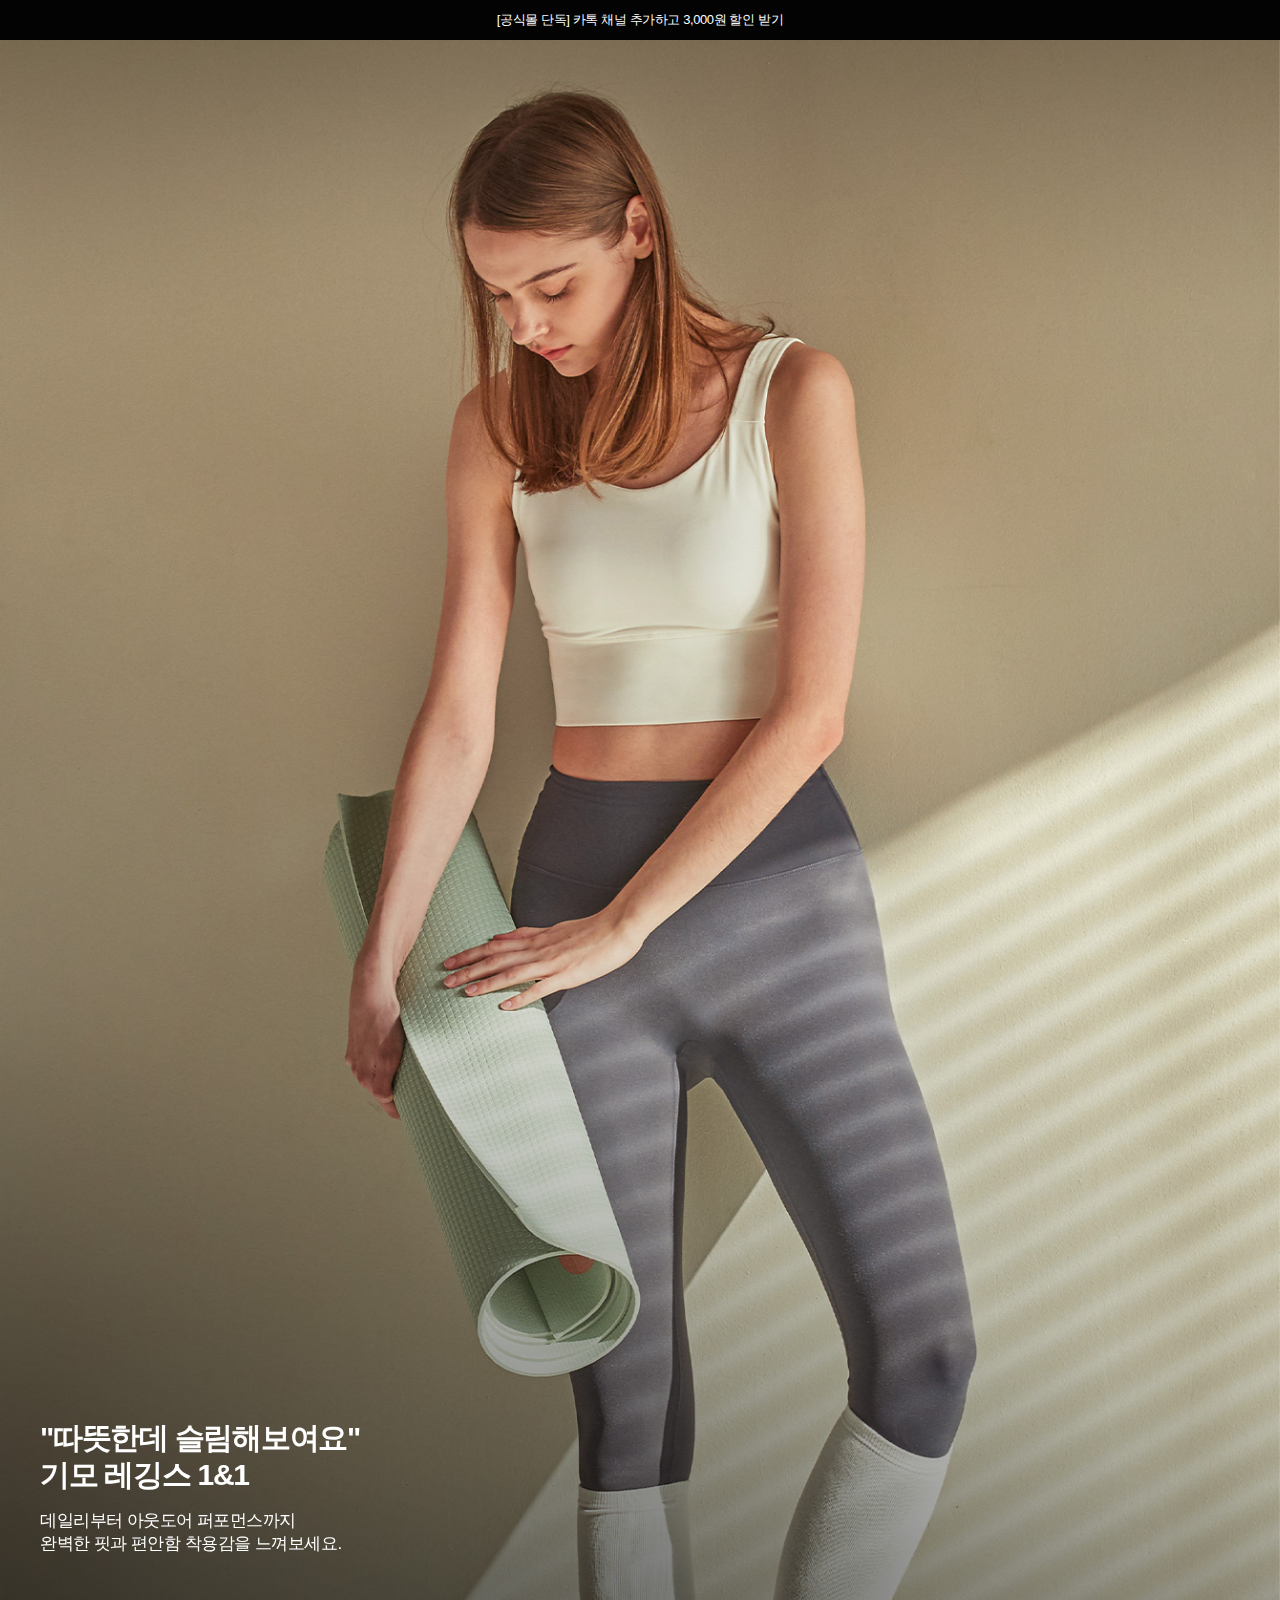
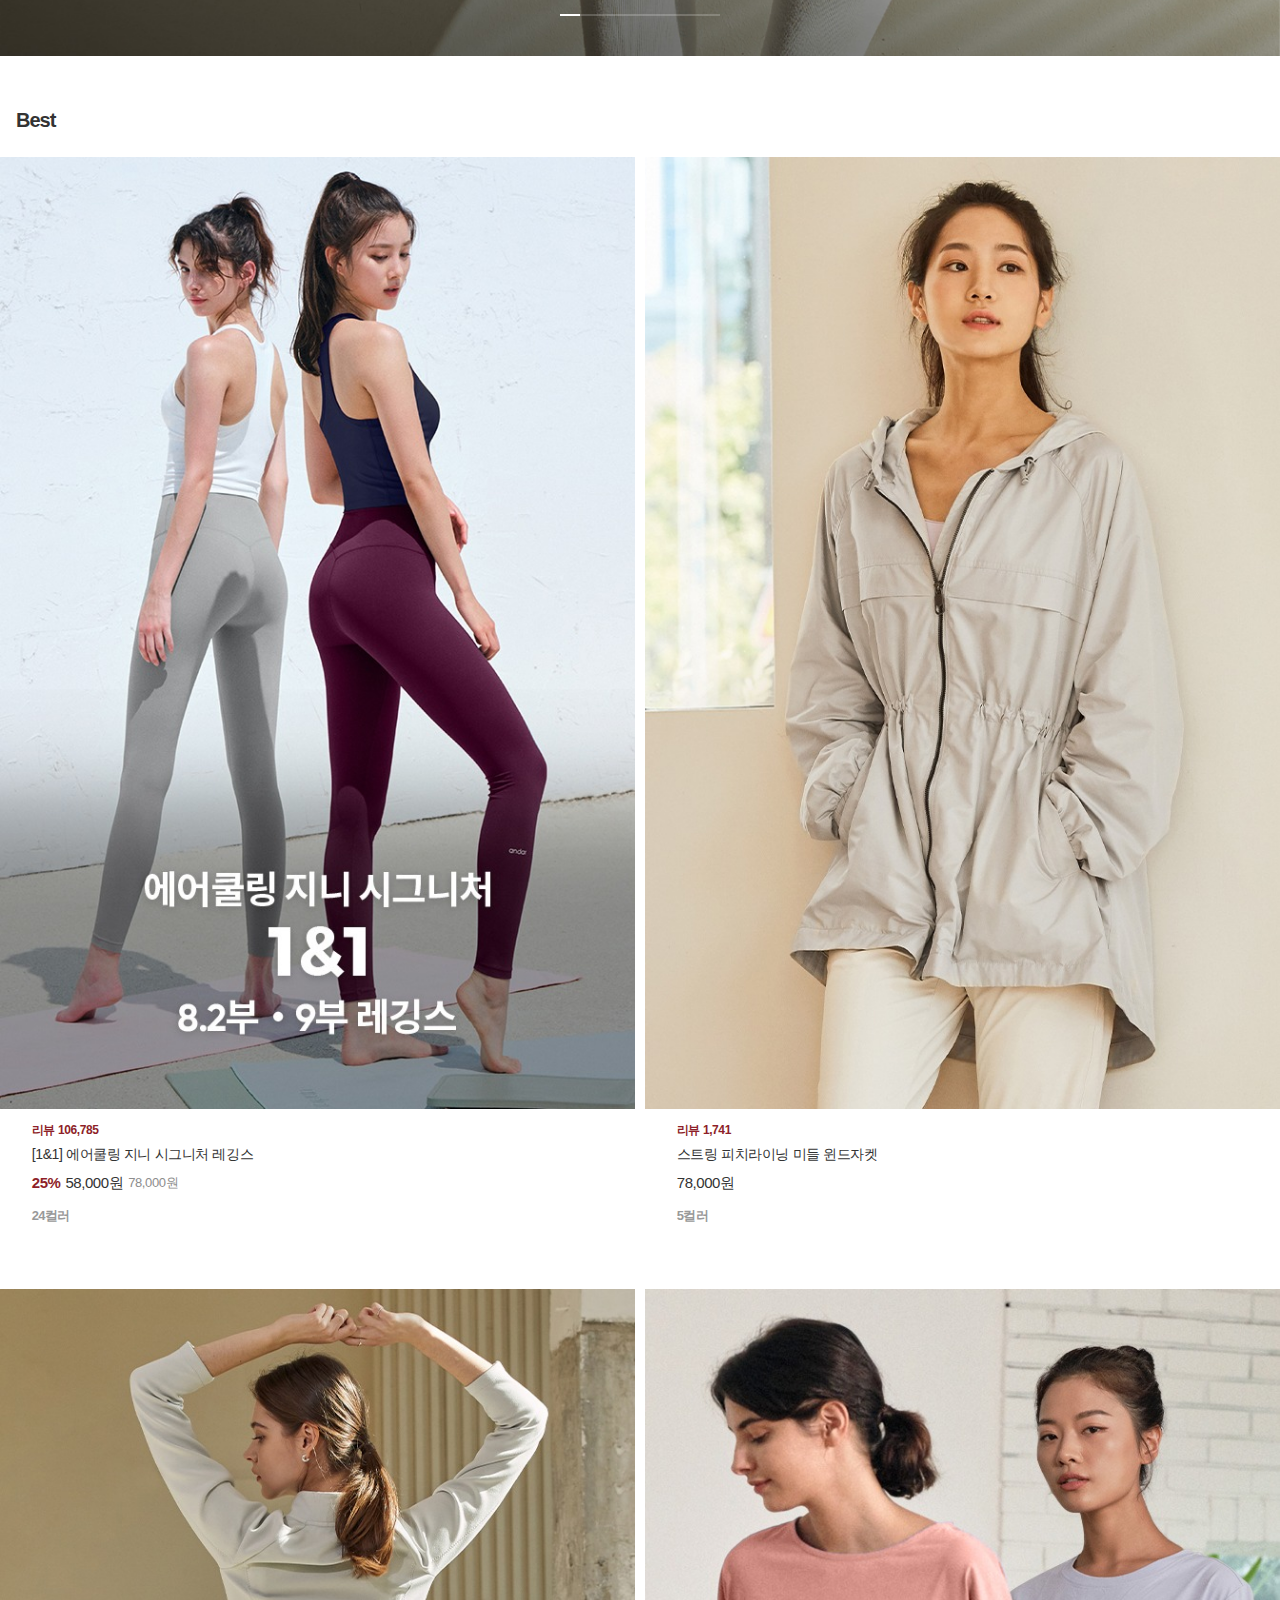
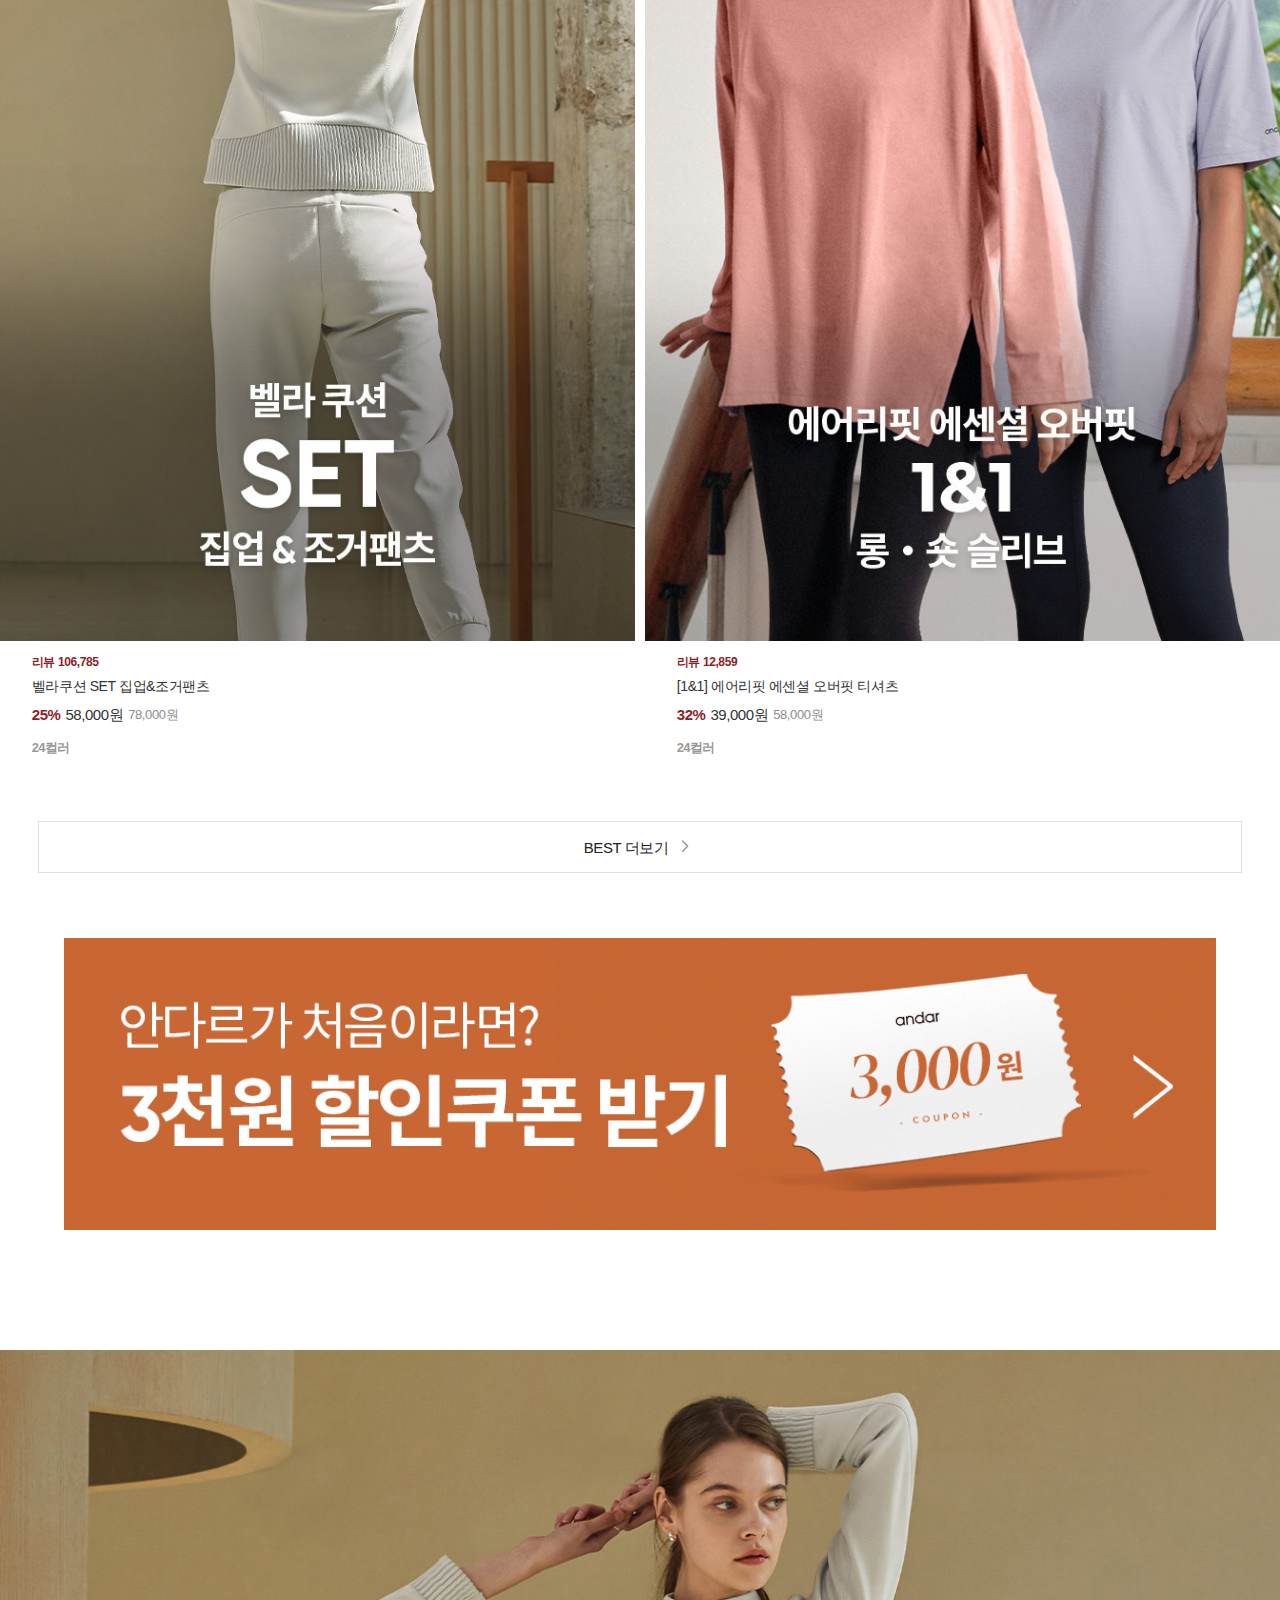
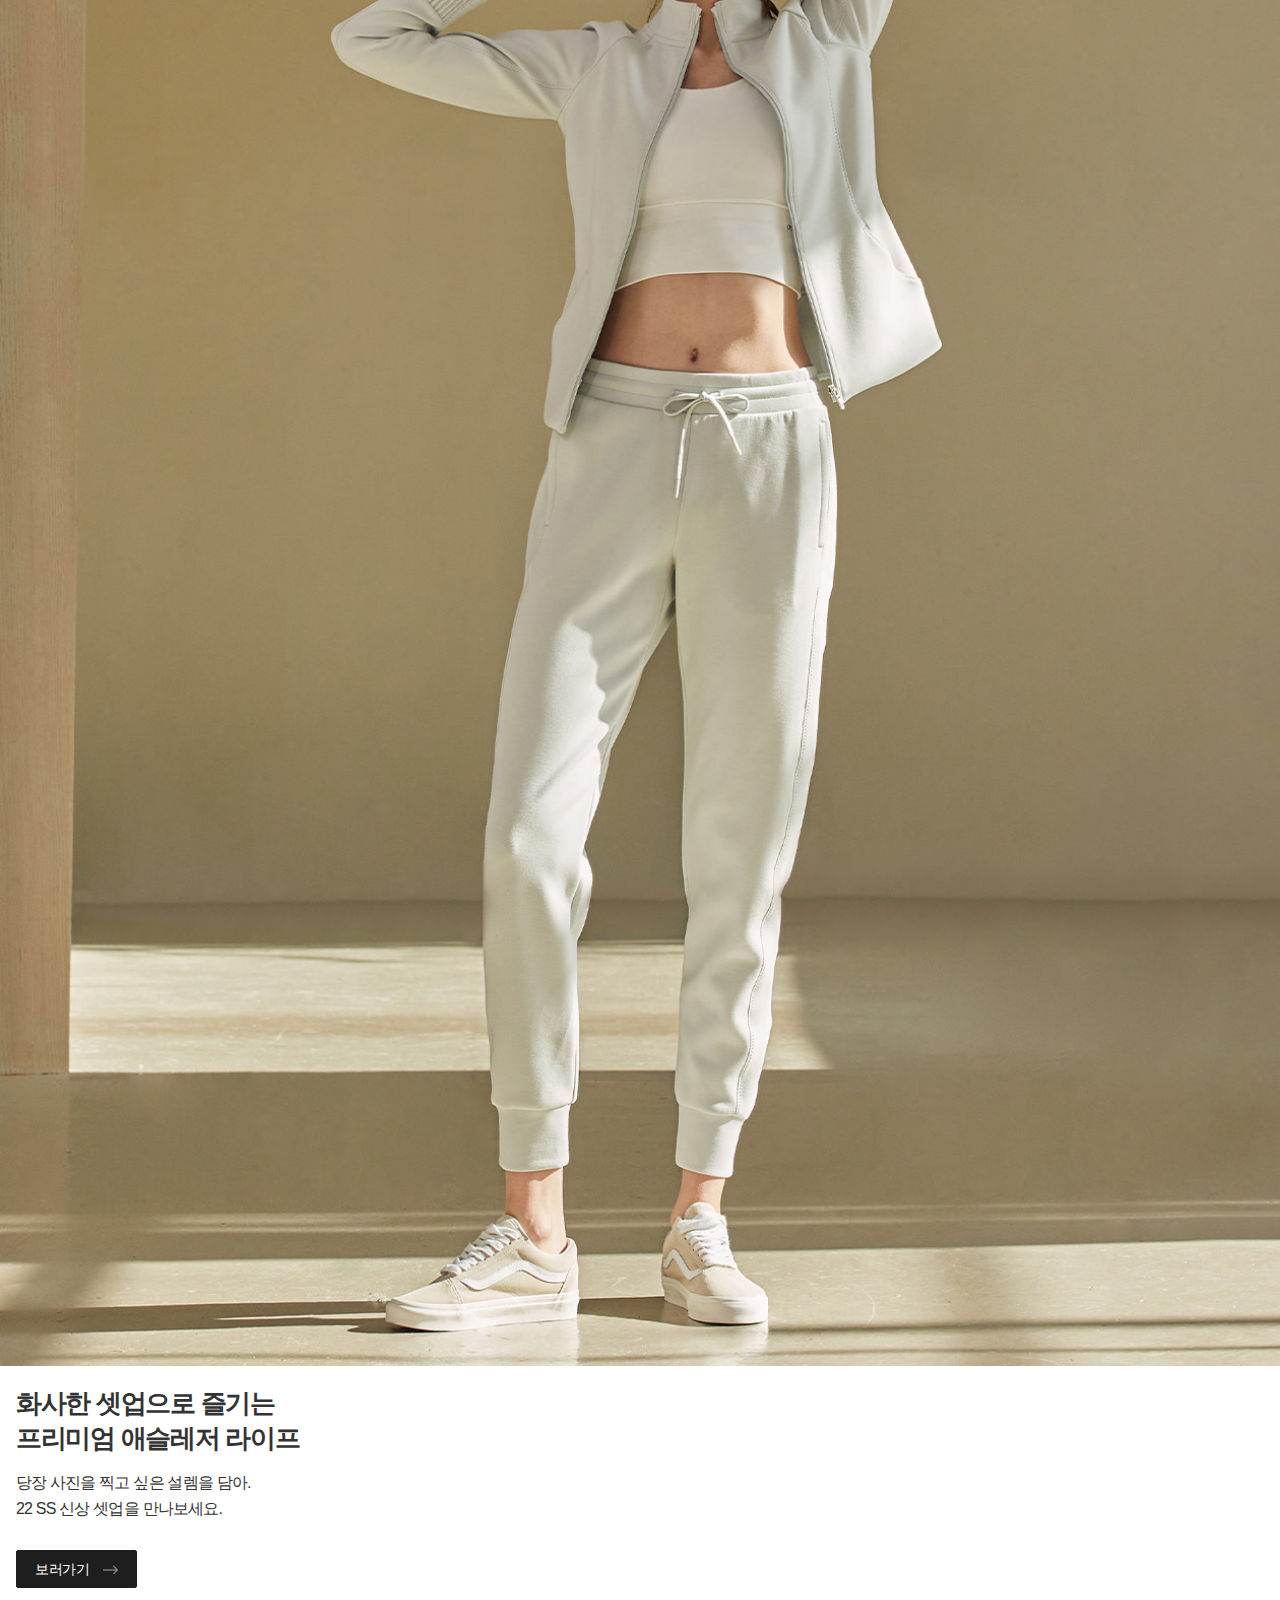
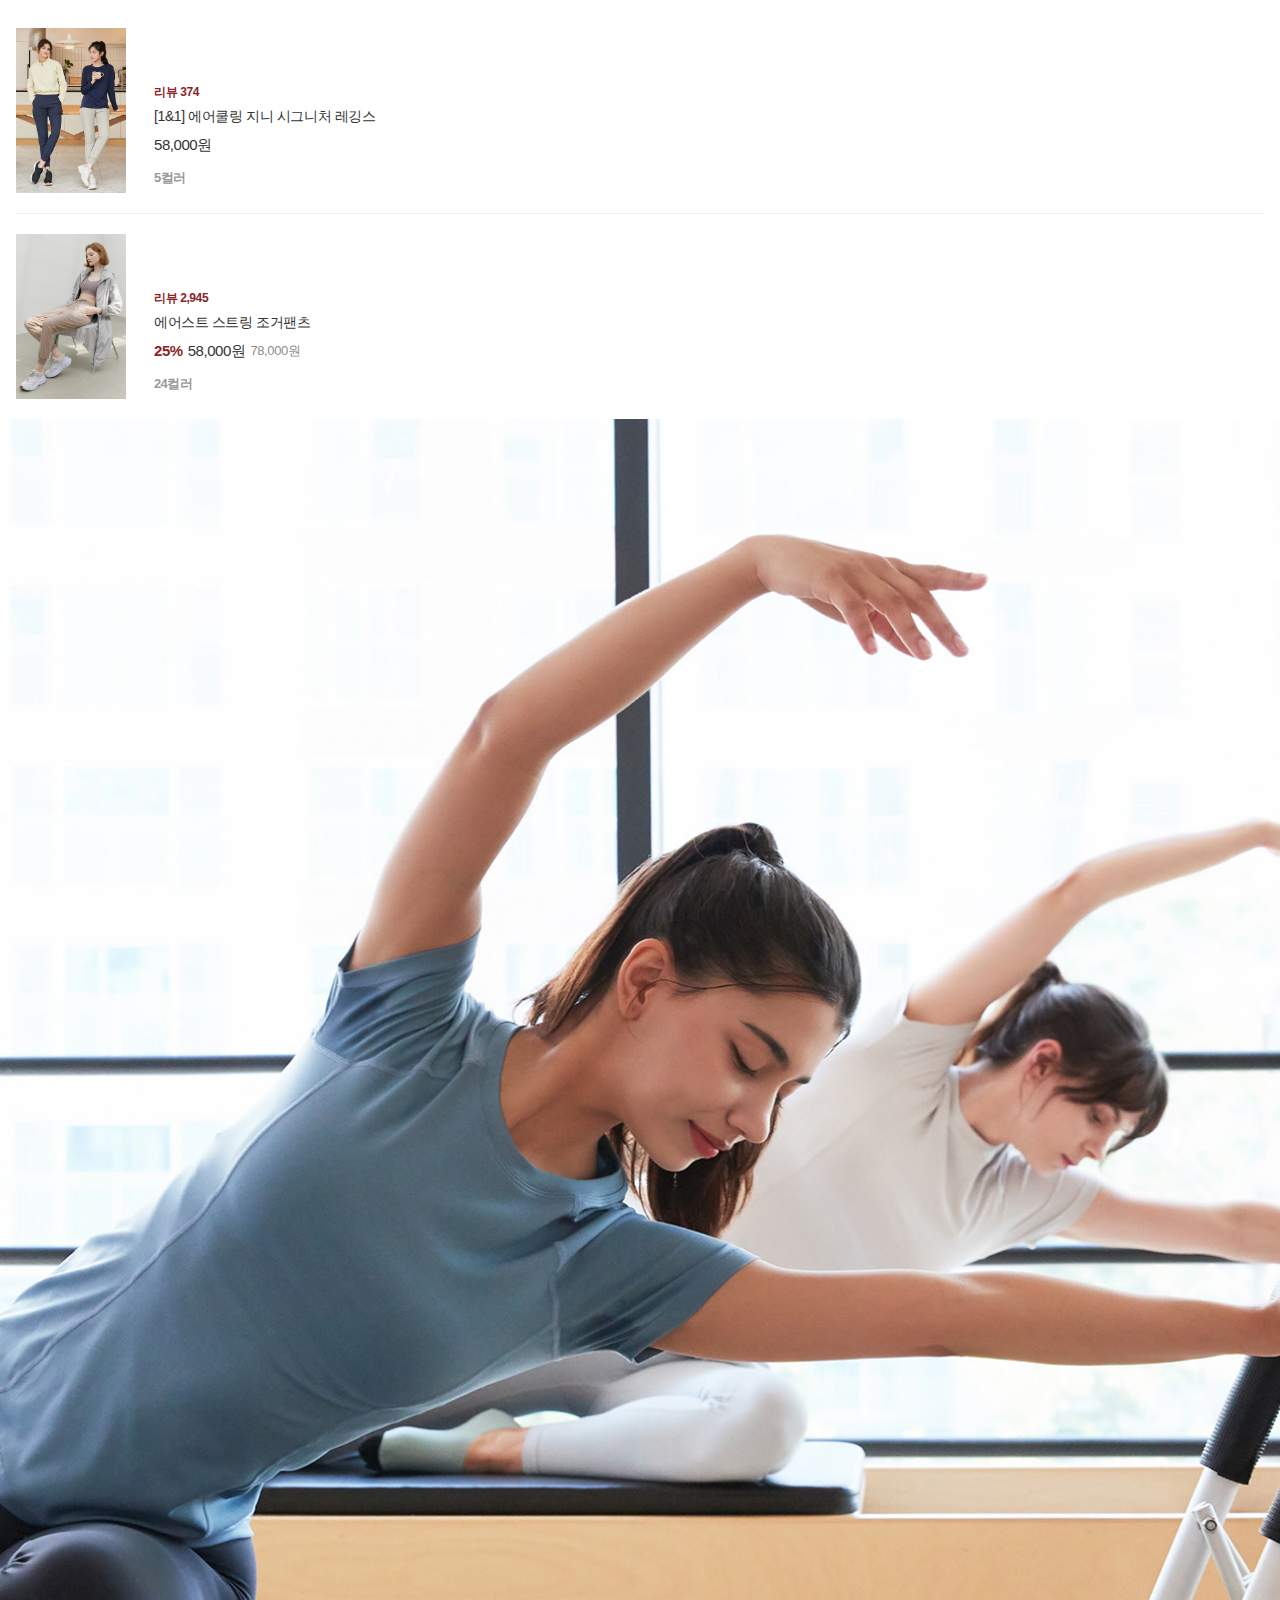
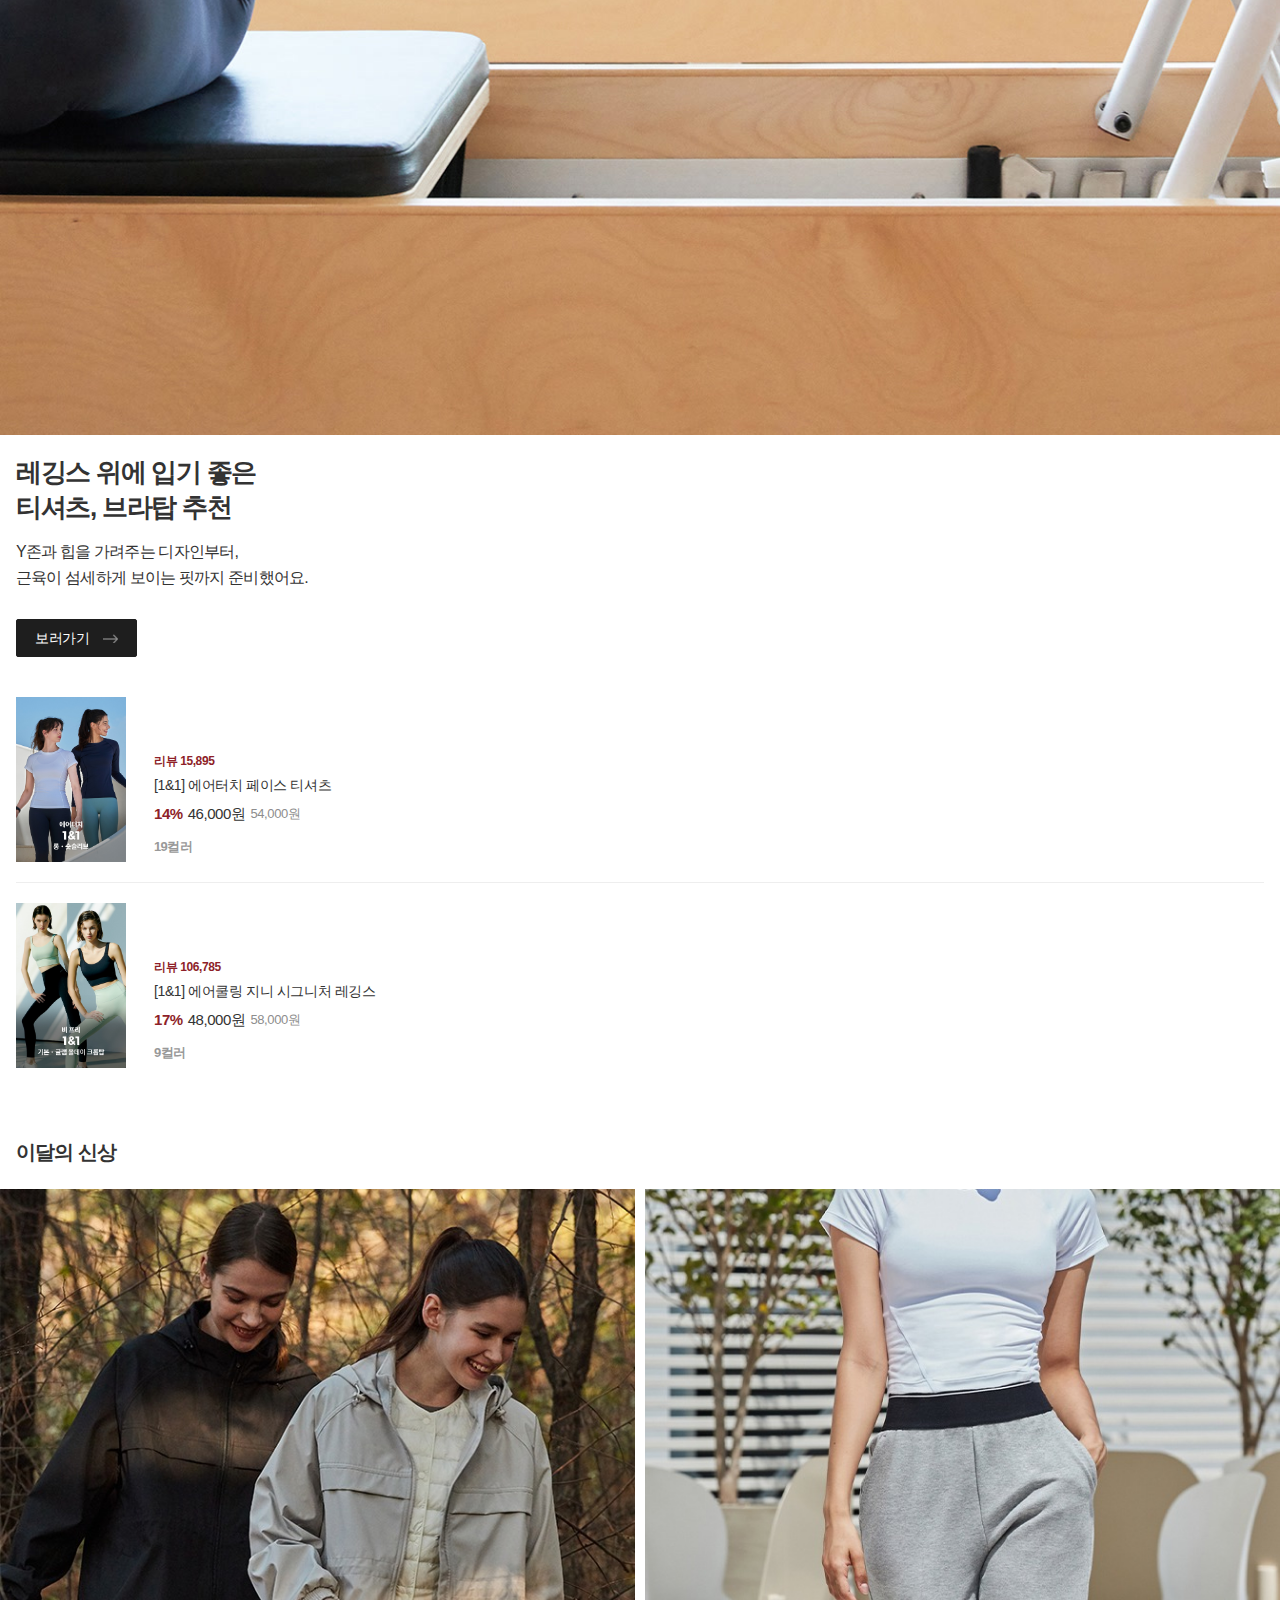
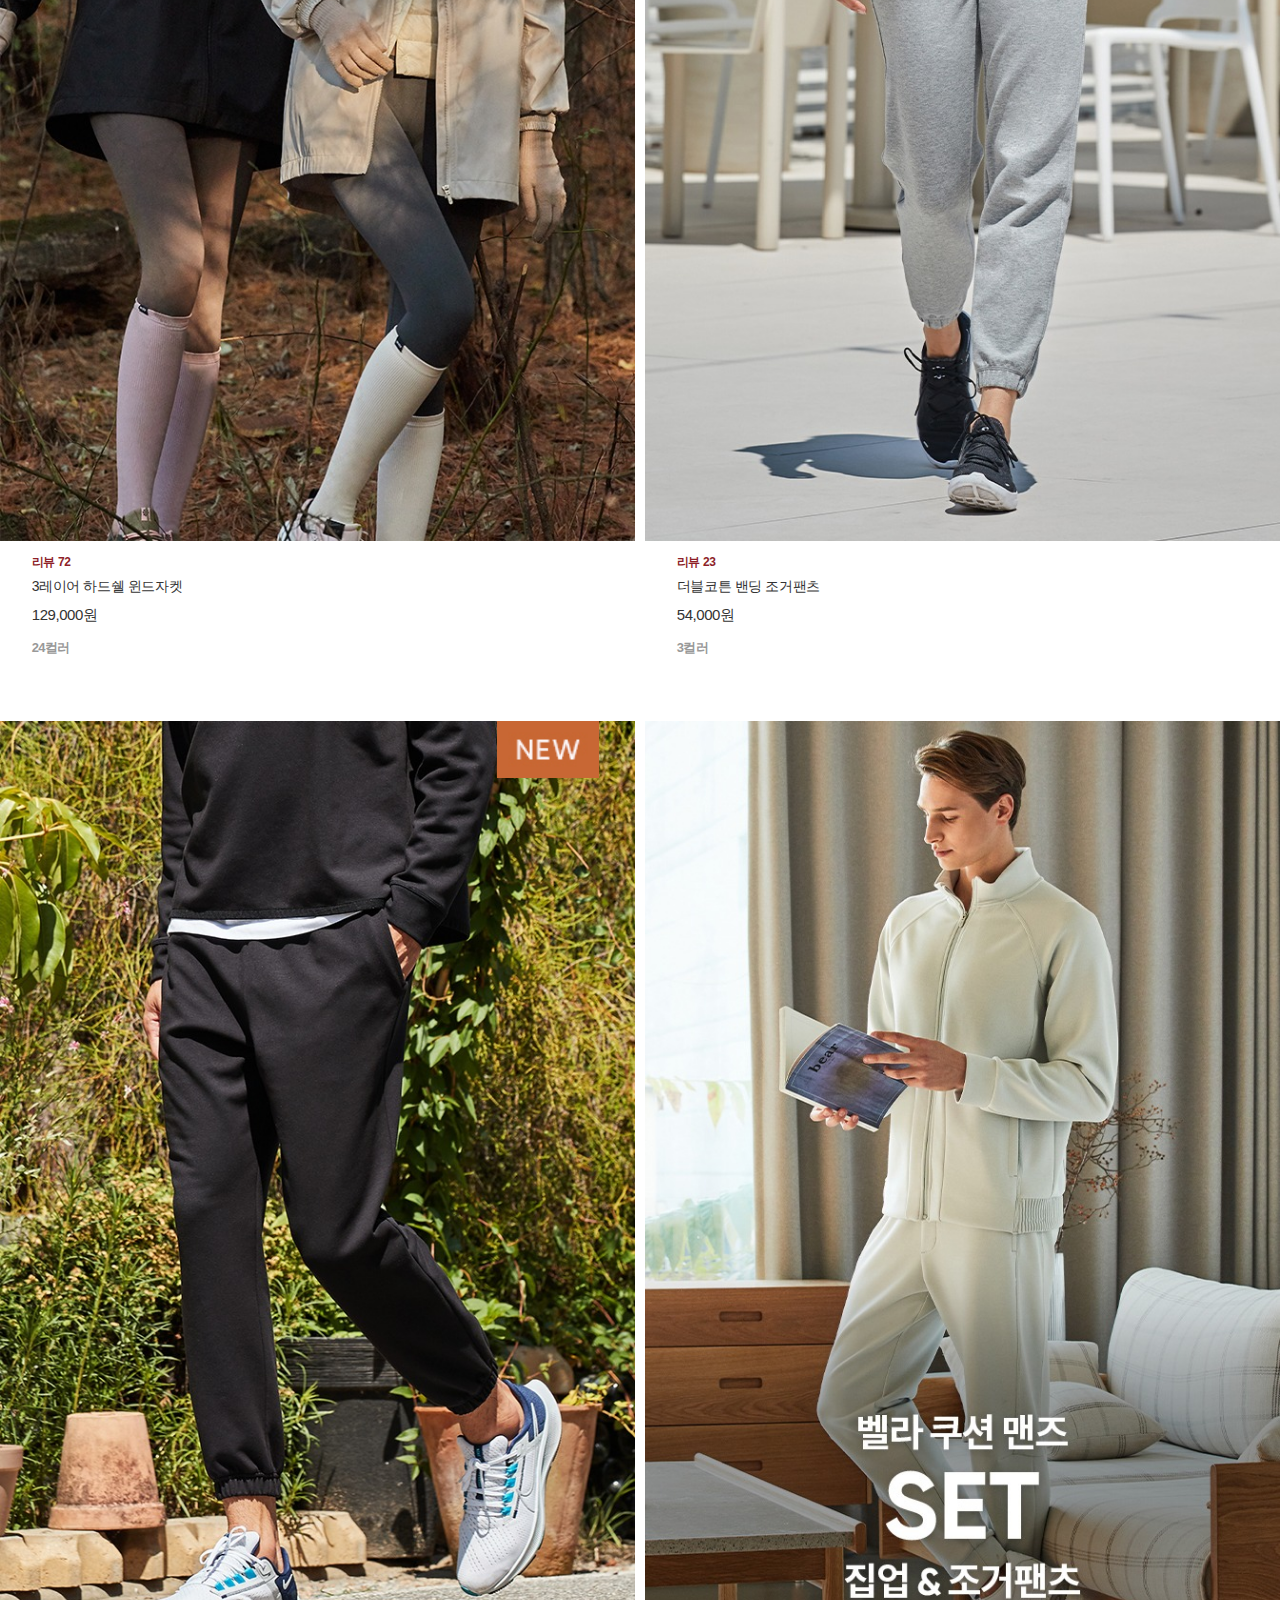
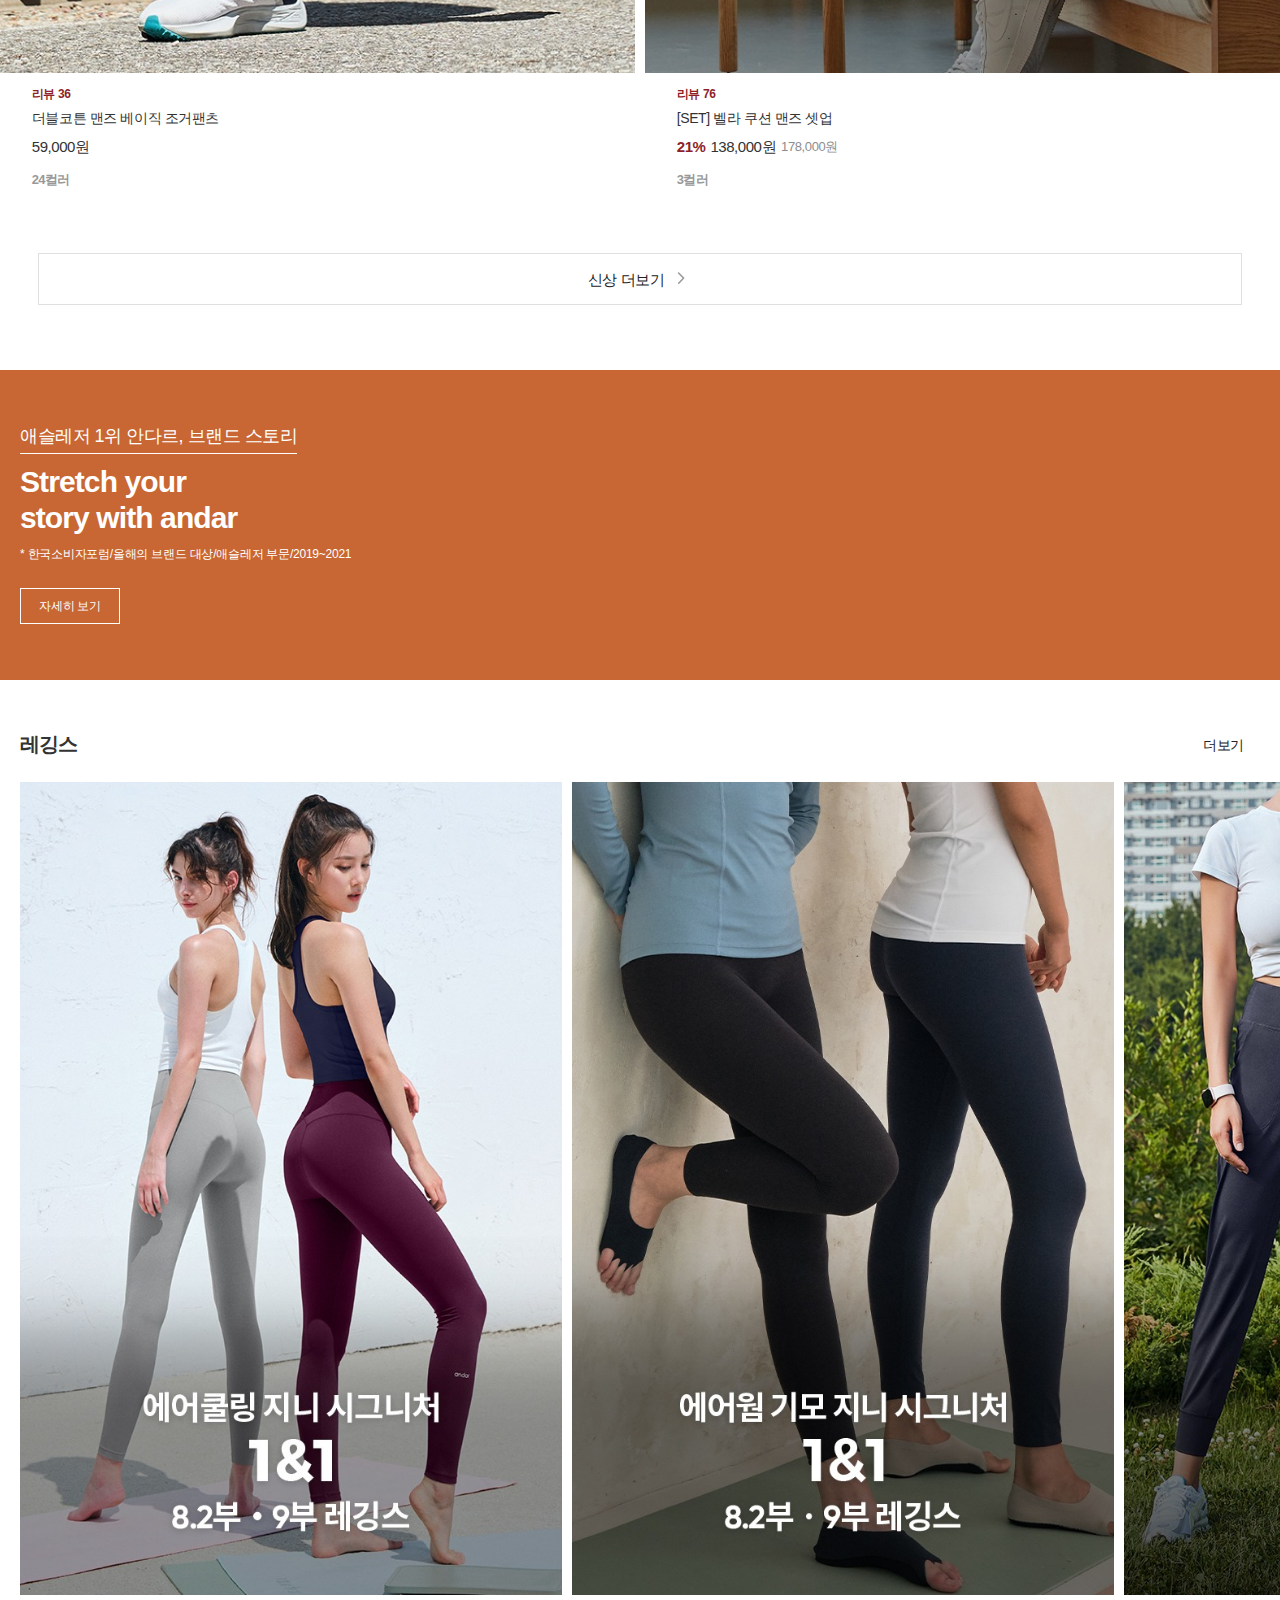
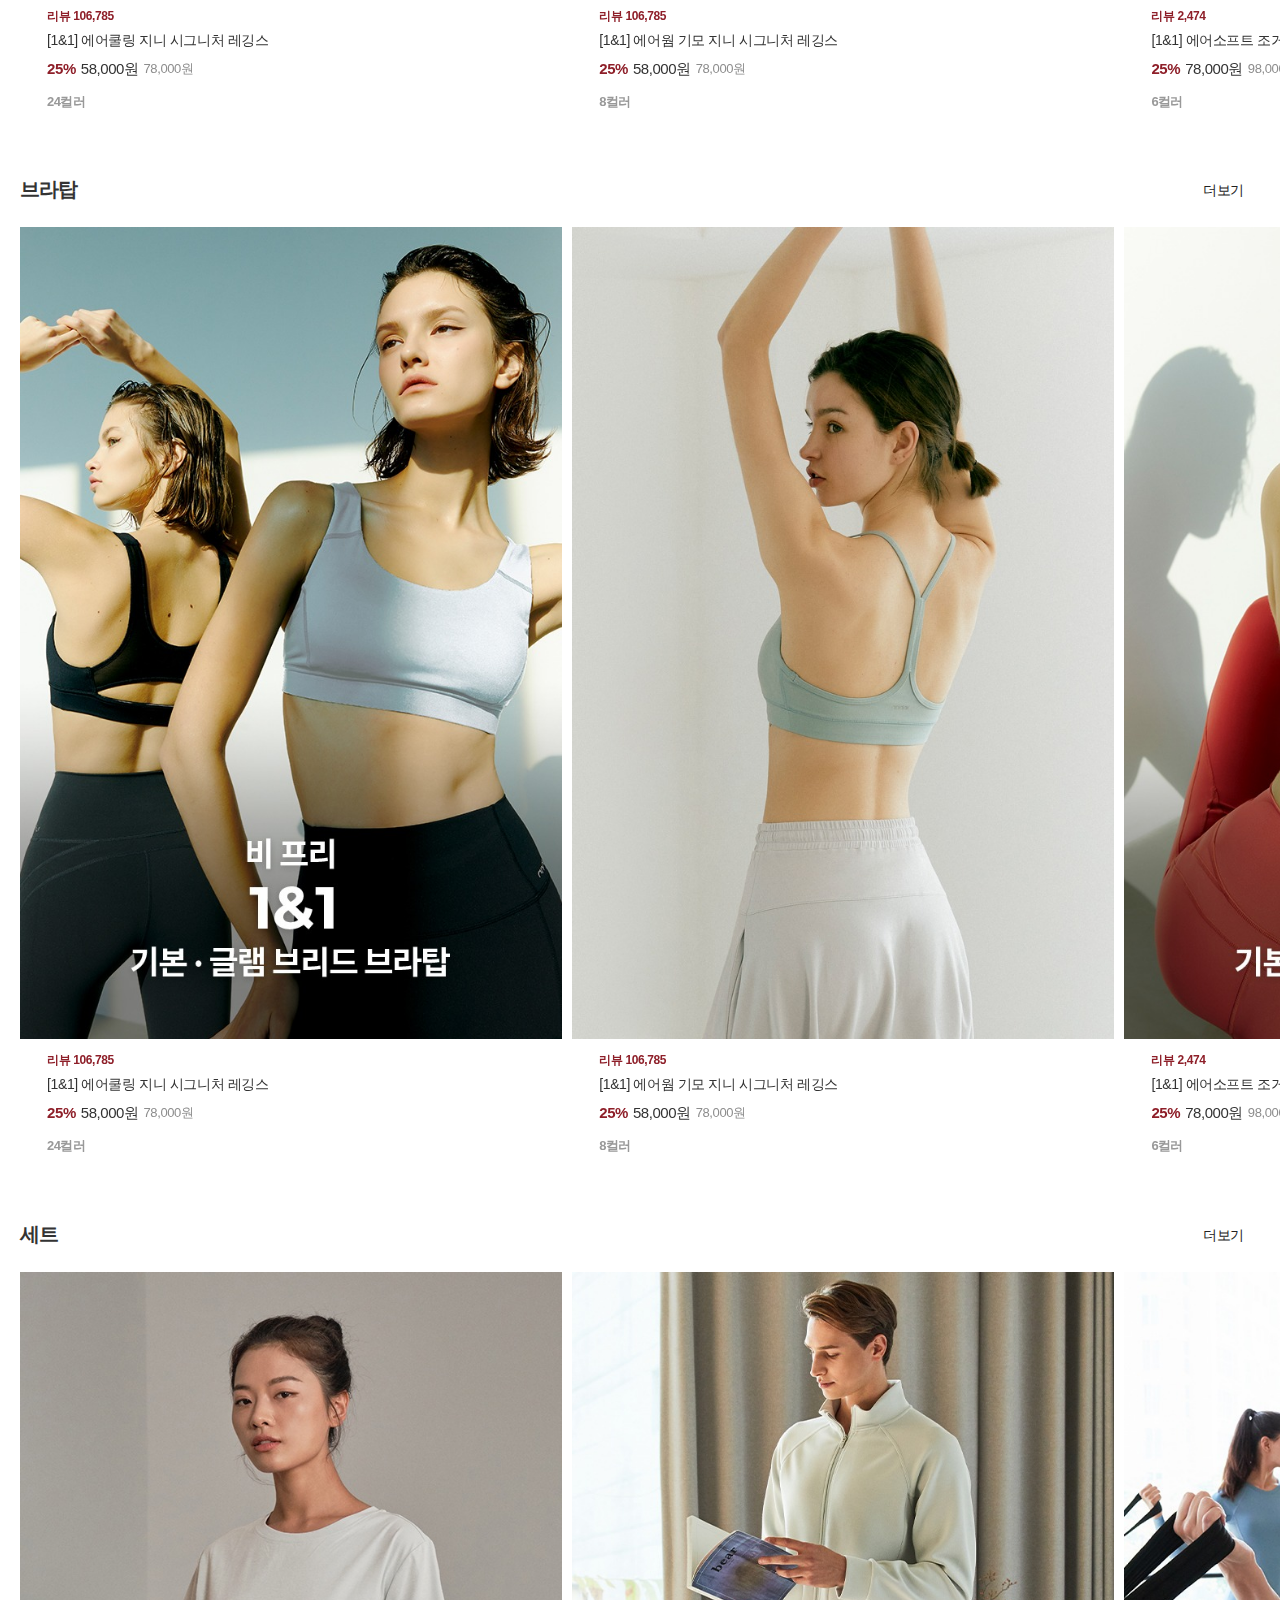
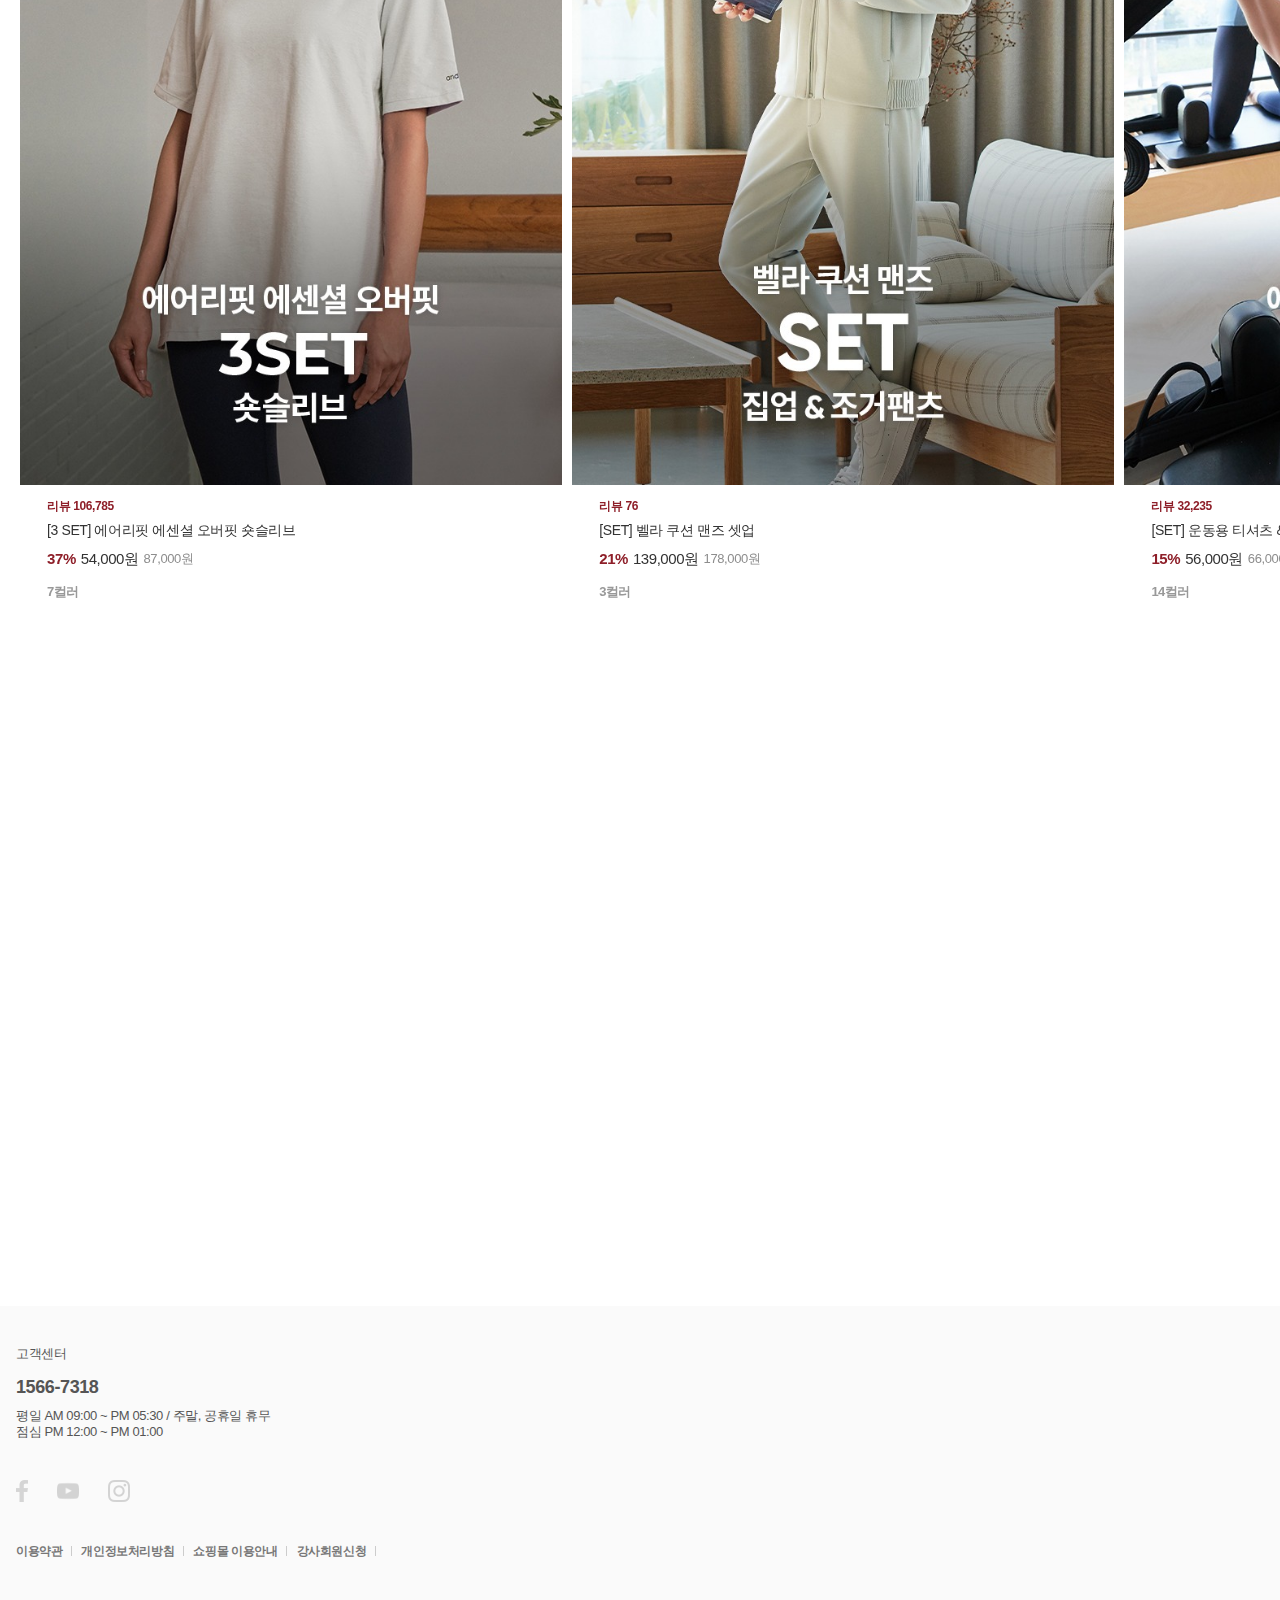
<file: works/02/index.html>
<!DOCTYPE html>
<html lang="en">

<head>
    <meta charset="UTF-8">
    <meta http-equiv="X-UA-Compatible" content="IE=edge">
    <meta name="viewport" content="width=device-width, initial-scale=1.0">
    <title>Document</title>


    <link rel="stylesheet" href="https://unpkg.com/swiper/swiper-bundle.min.css" />
    <link rel="stylesheet" href="./css/layout.css">
    <link rel="stylesheet" href="./css/main.css">

    <script src="https://code.jquery.com/jquery-3.6.0.min.js"></script>
    <script src="https://unpkg.com/swiper/swiper-bundle.min.js"></script>
    <script src="./js/custom.js"></script>
</head>

<body>
    <header>


        <div class="top_bnr">
            <a href="">
                <span class="font">[공식몰 단독]</span>
                카톡 채널 추가하고
                <span class="font">3,000원 할인 받기</span>
                <span class="kakao_icon"></span>
                <span class="arrow_icon"></span>
            </a>
        </div>



        <div class="logo_area">
            <h1 class="logo"><a href=""><span class="blind">안다르</span></a></h1>
            <div class="left_area">
                <a href="" class="menu_btn"><span class="blind">메뉴</span></a>
                <a href="" class="search"><span class="blind">검색</span></a>

            </div>

    

            <div class="right_area">
                <a href="" class="cart"><span class="blind">장바구니</span></a>
                <a href="" class="mypage"><span class="blind">마이페이지</span></a>
            </div>


            <div class="top_area">
                <div class="top_menu">
                    <ul class="list">
                        <li><a href=""class="chance">봄날의 운동~70%</a></li>
                        <li><a href="" class="best">베스트</a></li>
                        <li><a href="">신상</a></li>
                        <li><a href="">아울렛</a></li>
                        <li><a href="">하의</a></li>
                        <li><a href="">상의</a></li>
                        <li><a href="">맨즈</a></li>
                    </ul>
                </div>
                <p class="all" style="display: none;">전체메뉴</p>
                <span class="open_btn"></span>
            </div>

            <div class="top_menu_all" style="display: none;">
                <ul class="all_list">
                    <li><a href=""class="chance">봄날의 운동~70%</a></li>
                    <li><a href="" class="best">베스트</a></li>
                    <li><a href="">신상</a></li>
                    <li><a href="">하의</a></li>
                    <li><a href="">상의</a></li>
                    <li><a href="">맨즈</a></li>
                    <li><a href="">세트</a></li>
                    <li><a href="">용품</a></li>
                    <li><a href="">기프트샵</a></li>
                    <li><a href="">아울렛</a></li>
                </ul>
            </div>



        </div> <!-- logo_Area-->



        <aside class="menu">
            <a href="" class="close">닫기</a>
            <div class="member">
                <div class="login">
                    <span class="box_btn">
                        <a href="" class="login">로그인</a>
                    </span>
                    <span class="box_btn">
                        <a href="" class="join">회원가입</a>
                    </span>

                    <p class="check">
                        로그인하고,
                        <span class="checkb">회원 전용 혜택</span>
                        확인하기
                    </p>
                </div>
            </div>


           <div class="category">
               <ul class="cat">
                <li>                       
                    <a href="" class="dep1 child">  
                        <span class="spring">봄날의 운동~70%</span>
                    </a>
                    <div class="sub">
                    <ul>
                        <li><a href="">전체</a></li>
                        <li><a href="">맨즈</a></li>
                        <li><a href="">기프트샵</a></li>
                    </ul>
                </div>
             </li>



                    <li>
                        <a href="" class="dep1">
                            <span>베스트</span>
                        </a>
                        <div class="sub">
                        <ul>
                            <li><a href="">전체</a></li>
                            <li><a href="">하의</a></li>
                            <li><a href="">상의</a></li>
                            <li><a href="">아우터</a></li>
                            <li><a href="">맨즈</a></li>
                            <li><a href="">용품</a></li>
                        </ul>
                    </div>
                 </li>

                    <li>
                        <a href="" class="dep1">
                            <span>신상</span>
                        </a>
                        <div class="sub">
                        <ul>
                            <li><a href="">전체</a></li>
                            <li><a href="">주차별신상</a></li>
                        </ul>
                    </div>
                 </li>


                    <li>
                        <a href="" class="dep1">아울렛</a>
                        <div class="sub">
                        <ul>
                            <li><a href="">전체</a></li>
                            <li><a href="">레깅스</a></li>
                            <li><a href="">하의</a></li>
                            <li><a href="">상의</a></li>
                            <li><a href="">아우터</a></li>
                            <li><a href="">맨즈</a></li>
                            <li><a href="">라스트 사이즈</a></li>
                        </ul>
                    </div>
                 </li>

                    <li>
                        <a href="" class="dep1">하의</a>
                        <div class="sub">
                        <ul>
                            <li><a href="">전체</a></li>
                            <li><a href="">레깅스</a></li>
                            <li><a href="">팬츠</a></li>
                            <li><a href="">스커트 & 드레스</a></li>
                        </ul>
                    </div>
                 </li>

                    <li>
                        <a href="" class="dep1">상의</a>
                        <div class="sub">
                        <ul>
                            <li><a href="">전체</a></li>
                            <li><a href="">스포츠 브라탑</a></li>
                            <li><a href="">티셔츠</a></li>
                            <li><a href="">맨투맨 & 후디</a></li>
                            <li><a href="">아우터</a></li>
                        </ul>
                    </div>
                 </li>
              
                    <li>
                        <a href="" class="dep1">맨즈</a>
                        <div class="sub">
                        <ul>
                            <li><a href="">전체</a></li>
                            <li><a href="">하의</a></li>
                            <li><a href="">상의</a></li>
                            <li><a href="">아우터</a></li>
                            <li><a href="">레깅스</a></li>
                        </ul>
                    </div>
                 </li>
              
                 <li>
                    <a href="" class="dep1">세트</a>
                 </li>

                 <li>
                    <a href="" class="dep1">서스테이너블</a>
                 </li>



                 <li>
                    <a href="" class="dep1">용품</a>
                    <div class="sub">
                    <ul>
                        <li><a href="">전체</a></li>
                        <li><a href="">홈트용품</a></li>
                        <li><a href="">마스크</a></li>
                        <li><a href="">삭스 & 워머</a></li>
                        <li><a href="">모자 & 헤어밴드</a></li>
                        <li><a href="">가방</a></li>
                    </ul>
                </div>
             </li>
        </ul>






        <ul class="brns">
            <li>
                <a href="" class="dep2">브랜드스토리</a>
             </li>

             
             <li>
                <a href="" class="dep2">고객지원</a>
                <div class="sub">
                <ul>
                    <li><a href="">자주 묻는 질문</a></li>
                    <li><a href="">공지사항</a></li>
                    <li><a href="">강사회원 신청</a></li>
                </ul>
            </div>
         </li>


             <li>
                <a href="" class="dep2">커뮤니티</a>
                <div class="sub">
                <ul>
                    <li><a href="">이벤트/기획전</a></li>
                    <li><a href="">안다르매거진</a></li>
                    <li><a href="">멤버쉽</a></li>
                </ul>
            </div>
         </li>
             
         <li>
            <a href="" class="dep2">전국매장안내</a>
         </li>

         
            </ul>
           </div> <!-- category--> 



        </aside>



        
    </header>


            <!-- 메인 시작 ***************** -->
    <main>
        <div class="swiper main_vis">
            <ul class="swiper-wrapper">

                <li class="swiper-slide">
                    <a href="">
                        <img src="images/b1.jpg" alt="" data-swiper-parallax-scale="1.0" data-swiper-parallax-x="50%">

                        <div class="txt_box">
                            <p class="main_title">
                                <span class="mnt">
                                    "따뜻한데 슬림해보여요"
                                    <br>
                                    기모 레깅스 1&amp;1
                                </span>
                            </p>

                            <p class="sub_title">
                                데일리부터 아웃도어 퍼포먼스까지
                                <br>
                                완벽한 핏과 편안함 착용감을 느껴보세요.
                            </p>
                        </div>
                    </a>
                </li>

                <li class="swiper-slide">
                    <a href="">
                        <img src="images/b2.jpg" alt="" >

                        <div class="txt_box">
                            <p class="main_title">
                                <span class="mnt">
                                    기다리던 봄날의 산책
                                    <br>
                                    산뜻한 22 SS 신상
                                </span>
                            </p>

                            <p class="sub_title">
                                톡톡한 조거팬츠, 화사한 집업과 아노락.
                                <br>
                                일상 속에서 가벼운 운동을 즐겨보세요.
                            </p>
                        </div>
                    </a>
                </li>

                <li class="swiper-slide">
                    <a href="">
                        <img src="images/b3.jpg" alt="" >

                        <div class="txt_box">
                            <p class="main_title">
                                <span class="mnt">
                                    운동의지를 한 껏 올려줄
                                    <br>
                                    에어쿨링 레깅스 1&amp;1
                                </span>
                            </p>

                            <p class="sub_title">
                                Y존, 힙라인 걱정을 지웠으니까
                                <br>
                                더 마음껏 움직여보세요.
                            </p>
                        </div>
                    </a>
                </li>

                <li class="swiper-slide">
                    <a href="">
                        <img src="images/b4.jpg" alt="">

                        <div class="txt_box">
                            <p class="main_title">
                                <span class="mnt">
                                    미리 준비하는 봄
                                    <br>
                                    안다르 온라인 아울렛
                                </span>
                            </p>

                            <p class="sub_title">
                                UP TO 70%
                                <br>
                                새롭게 추가된 상품을 만나보세요.
                            </p>
                        </div>
                    </a>
                </li>
                <li class="swiper-slide">
                    <a href="">
                        <img src="images/b5.jpg" alt="">

                        <div class="txt_box">
                            <p class="main_title">
                                <span class="mnt">
                                    답답하지 않은 따뜻함
                                    <br>
                                    에어스트 맨즈 기모 팬츠
                                </span>
                            </p>

                            <p class="sub_title">
                                따뜻하지만 가볍고 편안한 반전 팬츠.
                                <br>
                                할인 혜택까지 받으세요.
                            </p>
                        </div>
                    </a>
                </li>
                <li class="swiper-slide">
                    <a href="">
                        <img src="images/b6.jpg" alt="">

                        <div class="txt_box">
                            <p class="main_title">
                                <span class="mnt">
                                    한겨울까지 포근한
                                    <br>
                                    겨울 조거팬츠
                                </span>
                            </p>

                            <p class="sub_title">
                                운동&amp;일상에서, 가장 손이 갈 아이템.
                                <br>
                                기모가 더해진 조거팬츠를 만나보세요.
                            </p>
                        </div>
                    </a>
                </li>
                <li class="swiper-slide">
                    <a href="">
                        <img src="images/b7.jpg" alt="">

                        <div class="txt_box">
                            <p class="main_title">
                                <span class="mnt">
                                    "따뜻한데 슬림해보여요"
                                    <br>
                                    기모 레깅스 1&amp;1
                                </span>
                            </p>

                            <p class="sub_title">
                                데일리부터 아웃도어 퍼포먼스까지
                                <br>
                                완벽한 핏과 편안함 착용감을 느껴보세요.
                            </p>
                        </div>
                    </a>
                </li>
                <li class="swiper-slide">
                    <a href="">
                        <img src="images/b2.jpg" alt="">

                        <div class="txt_box">
                            <p class="main_title">
                                <span class="mnt">
                                    운동의지를 한 껏 올려줄
                                    <br>
                                    에어쿨링 레깅스 1&amp;1
                                </span>
                            </p>

                            <p class="sub_title">
                                Y존, 힙라인 걱정을 지웠으니까
                                <br>
                                더 마음껏 움직여보세요.
                            </p>
                        </div>
                    </a>
                </li>
            </ul>
            
            <div class="swiper-pagination"></div>
        </div>





        <div class="main_issue">
            <div class="title_wrap">
                <h2 class="title_txt">Best</h2>
            </div>


            <ul class="basic prd_list">
                <li class="">
                    <a class="item">

                        <div class="img_wrap">
                            <img src="images/best1.jpg" alt="">
                        </div>

                        <div class="info">
                            <div class="review">리뷰 106,785</div>
                            <p class="name">[1&1] 에어쿨링 지니 시그니처 레깅스
                            </p>
                            <div class="price_all">
                                <span class="sale_percent">25%</span>
                                <span class="sale_prc">58,000원</span>
                                <span class="cell_prc">78,000원 </span>
                            </div>
                            <div class="color_review">
                                <div class="colorchip">
                                    24<span class="mgl5">컬러</span>
                                </div>
                            </div>
                        </div>
                    </a>
                </li>
                <li class="">
                    <a class="item">

                        <div class="img_wrap">
                            <img src="images/best1-1.jpg" alt="">
                        </div>

                        <div class="info">
                            <div class="review">리뷰 1,741</div>
                            <p class="name">스트링 피치라이닝 미들 윈드자켓</p>
                            <div class="price_all">
                                <span class="sale_prc">78,000원</span>
                            </div>
                            <div class="color_review">
                                <div class="colorchip">
                                    5<span class="mgl5">컬러</span>
                                </div>
                            </div>
                        </div>
                    </a>
                </li>

                <li class="">
                    <a class="item">

                        <div class="img_wrap">
                            <img src="images/best2.jpg" alt="">
                        </div>

                        <div class="info">
                            <div class="review">리뷰 106,785</div>
                            <p class="name">벨라쿠션 SET 집업&조거팬츠</p>
                            <div class="price_all">
                                <span class="sale_percent">25%</span>
                                <span class="sale_prc">58,000원</span>
                                <span class="cell_prc">78,000원 </span>
                            </div>
                            <div class="color_review">
                                <div class="colorchip">
                                    24<span class="mgl5">컬러</span>
                                </div>
                            </div>
                        </div>
                    </a>
                </li>

                <li class="">
                    <a class="item">

                        <div class="img_wrap">
                            <img src="images/best3.jpg" alt="">
                        </div>

                        <div class="info">
                            <div class="review">리뷰 12,859</div>
                            <p class="name">[1&1] 에어리핏 에센셜 오버핏 티셔츠</p>
                            <div class="price_all">
                                <span class="sale_percent">32%</span>
                                <span class="sale_prc">39,000원</span>
                                <span class="cell_prc">58,000원 </span>
                            </div>
                            <div class="color_review">
                                <div class="colorchip">
                                    24<span class="mgl5">컬러</span>
                                </div>
                            </div>
                        </div>
                    </a>
                </li>


            </ul>

            <div class="cate_btn">
                <a href="">
                    BEST 더보기
                    <span class="go"></span>
                </a>
            </div>

        </div> <!-- main_isuue-->


        <div class="mem_banner">
            <a href="">
                <img src="./images/sale_banner.jpg" alt="신규혜택">
            </a>
        </div>


        <ul class="list_board">
            <li class="board_1">
                <div class="board_box">
                    <div class="brd_img">
                        <img src="./images/andar01.jpg" alt="">
                    </div>

                    <div class="info">
                        <h2 class="brd_title">
                            화사한 셋업으로 즐기는
                            <br>
                            프리미엄 애슬레저 라이프
                        </h2>
                        <p class="brd_con">
                            당장 사진을 찍고 싶은 설렘을 담아.
                            <br>
                            22 SS 신상 셋업을 만나보세요.
                        </p>
                        <a href="" class="btn_more">보러가기</a>
                    </div>

                </div>


                <ul class="basic2 prd_list">
                    <li class="">
                        <a class="item">

                            <div class="img_wrap">
                                <img src="images/11.jpg" alt="">
                            </div>

                            <div class="info">
                                <div class="review">리뷰 374</div>
                                <p class="name">[1&1] 에어쿨링 지니 시그니처 레깅스
                                    
                                </p>
                                <div class="price_all">
                                    <span class="sale_prc">58,000원</span>
                                </div>
                                <div class="color_review">
                                    <div class="colorchip">
                                        5<span class="mgl5">컬러</span>
                                    </div>
                                </div>
                            </div>
                        </a>
                    </li>
                    <li class="">
                        <a class="item">

                            <div class="img_wrap">
                                <img src="images/22.jpg" alt="">
                            </div>

                            <div class="info">
                                <div class="review">리뷰 2,945</div>
                                <p class="name">에어스트 스트링 조거팬츠</p>
                                <div class="price_all">
                                    <span class="sale_percent">25%</span>
                                    <span class="sale_prc">58,000원</span>
                                    <span class="cell_prc">78,000원 </span>
                                </div>
                                <div class="color_review">
                                    <div class="colorchip">
                                        24<span class="mgl5">컬러</span>
                                    </div>
                                </div>
                            </div>
                        </a>
                    </li>

                  



                </ul>



            </li>

            <li class="board_2">
                <div class="board_box">
                    <div class="brd_img">
                        <img src="./images/andar02.jpg" alt="">
                    </div>

                    <div class="info">
                        <h2 class="brd_title">
                            레깅스 위에 입기 좋은
                            <br>
                            티셔츠, 브라탑 추천
                        </h2>
                        <p class="brd_con">
                            Y존과 힙을 가려주는 디자인부터,
                            <br>
                            근육이 섬세하게 보이는 핏까지 준비했어요.
                        </p>
                        <a href="" class="btn_more">보러가기</a>
                    </div>

                </div>


                <ul class="basic2 prd_list">
                    <li class="">
                        <a class="item">

                            <div class="img_wrap">
                                <img src="images/medium3.jpg" alt="">
                            </div>

                            <div class="info">
                                <div class="review">리뷰 15,895</div>
                                <p class="name">[1&1] 에어터치 페이스 티셔츠
                                </p>
                                <div class="price_all">
                                    <span class="sale_percent">14%</span>
                                    <span class="sale_prc">46,000원</span>
                                    <span class="cell_prc">54,000원 </span>
                                </div>
                                <div class="color_review">
                                    <div class="colorchip">
                                        19<span class="mgl5">컬러</span>
                                    </div>
                                </div>
                            </div>
                        </a>
                    </li>
                    <li class="">
                        <a class="item">

                            <div class="img_wrap">
                                <img src="images/medium4.jpg" alt="">
                            </div>

                            <div class="info">
                                <div class="review">리뷰 106,785</div>
                                <p class="name">[1&1] 에어쿨링 지니 시그니처 레깅스</p>
                                <div class="price_all">
                                    <span class="sale_percent">17%</span>
                                    <span class="sale_prc">48,000원</span>
                                    <span class="cell_prc">58,000원 </span>
                                </div>
                                <div class="color_review">
                                    <div class="colorchip">
                                        9<span class="mgl5">컬러</span>
                                    </div>
                                </div>
                            </div>
                        </a>
                    </li>

            



                </ul>



            </li>
        </ul>

        <div class="sc_new">
            <div class="title_wrap">
                <h2 class="title_txt">이달의 신상</h2>
            </div>

            <ul class="basic prd_list">
                <li class="">
                    <a class="item">

                        <div class="img_wrap">
                            <img src="images/66.jpg" alt="">
                        </div>

                        <div class="info">
                            <div class="review">리뷰 72</div>
                            <p class="name">3레이어 하드쉘 윈드자켓
                            </p>
                            <div class="price_all">
                                <span class="sale_prc">129,000원</span>
                            </div>
                            <div class="color_review">
                                <div class="colorchip">
                                    24<span class="mgl5">컬러</span>
                                </div>
                            </div>
                        </div>
                    </a>
                </li>
                <li class="">
                    <a class="item">

                        <div class="img_wrap">
                            <img src="images/77.jpg" alt="">
                        </div>

                        <div class="info">
                            <div class="review">리뷰 23</div>
                            <p class="name">더블코튼 밴딩 조거팬츠</p>
                            <div class="price_all">
                                <span class="sale_prc">54,000원</span>
                            </div>
                            <div class="color_review">
                                <div class="colorchip">
                                    3<span class="mgl5">컬러</span>
                                </div>
                            </div>
                        </div>
                    </a>
                </li>

                <li class="">
                    <a class="item">

                        <div class="img_wrap">
                            <img src="images/88.jpg" alt="">
                            <span class="new">
                                <img src="./images/new.jpg" alt="">
                            </span>
                        </div>

                        <div class="info">
                            <div class="review">리뷰 36</div>
                            <p class="name">더블코튼 맨즈 베이직 조거팬츠</p>
                            <div class="price_all">
                                <span class="sale_prc">59,000원</span>
                            </div>
                            <div class="color_review">
                                <div class="colorchip">
                                    24<span class="mgl5">컬러</span>
                                </div>
                            </div>
                        </div>
                    </a>
                </li>

                <li class="">
                    <a class="item">

                        <div class="img_wrap">
                            <img src="images/99.jpg" alt="">
                        </div>

                        <div class="info">
                            <div class="review">리뷰 76</div>
                            <p class="name">[SET] 벨라 쿠션 맨즈 셋업</p>
                            <div class="price_all">
                                <span class="sale_percent">21%</span>
                                <span class="sale_prc">138,000원</span>
                                <span class="cell_prc">178,000원 </span>
                            </div>
                            <div class="color_review">
                                <div class="colorchip">
                                    3<span class="mgl5">컬러</span>
                                </div>
                            </div>
                        </div>
                    </a>
                </li>
            </ul>

            <div class="cate_btn">
                <a href="">
                    신상 더보기
                    <span class="go"></span>
                </a>
            </div>


        </div>







        <div class="story_wrap">
            <a href="">
                <h2>애슬레저 1위 안다르, 브랜드 스토리</h2>
                <h3>Stretch your<br>
                 story with andar</h3>
                 <p>* 한국소비자포럼/올해의 브랜드 대상/애슬레저 부문/2019~2021</p>
                 <span class="more_btn">자세히 보기</span>
            </a>
        </div>
        

        <!-- 슬라이드영역 추가-->


        
        <section class="sc_prd">
            <h2 class="blind">주요상품</h2>

            <div class="cont">
                <div class="title_wrap">
                    <h3 class="title_txt">레깅스</h3>
                    <a href="" class="more">더보기</a>
                </div>

                <div class="swiper prd_list">
                    <div class="swiper-wrapper">
                        <div class="swiper-slide">
                            <a class="item">

                                <div class="img_wrap">
                                    <img src="images/best1.jpg" alt="">
                                </div>
        
                                <div class="info">
                                    <div class="review">리뷰 106,785</div>
                                    <p class="name">[1&1] 에어쿨링 지니 시그니처 레깅스
                                    </p>
                                    <div class="price_all">
                                        <span class="sale_percent">25%</span>
                                        <span class="sale_prc">58,000원</span>
                                        <span class="cell_prc">78,000원 </span>
                                    </div>
                                    <div class="color_review">
                                        <div class="colorchip">
                                            24<span class="mgl5">컬러</span>
                                        </div>
                                    </div>
                                </div>
                            </a>
                        </div>

                        <div class="swiper-slide">
                            <a class="item">

                                <div class="img_wrap">
                                    <img src="images/r2.jpg" alt="">
                                </div>
        
                                <div class="info">
                                    <div class="review">리뷰 106,785</div>
                                    <p class="name">[1&1] 에어웜 기모 지니 시그니처 레깅스
                                    </p>
                                    <div class="price_all">
                                        <span class="sale_percent">25%</span>
                                        <span class="sale_prc">58,000원</span>
                                        <span class="cell_prc">78,000원 </span>
                                    </div>
                                    <div class="color_review">
                                        <div class="colorchip">
                                            8<span class="mgl5">컬러</span>
                                        </div>
                                    </div>
                                </div>
                            </a>
                        </div>

                        <div class="swiper-slide">
                            <a class="item">

                                <div class="img_wrap">
                                    <img src="images/r3.jpg" alt="">
                                </div>
        
                                <div class="info">
                                    <div class="review">리뷰 2,474</div>
                                    <p class="name">[1&1] 에어소프트 조거핏 레깅스
                                    </p>
                                    <div class="price_all">
                                        <span class="sale_percent">25%</span>
                                        <span class="sale_prc">78,000원</span>
                                        <span class="cell_prc">98,000원 </span>
                                    </div>
                                    <div class="color_review">
                                        <div class="colorchip">
                                            6<span class="mgl5">컬러</span>
                                        </div>
                                    </div>
                                </div>
                            </a>
                        </div>


                        <div class="swiper-slide">
                            <a class="item">

                                <div class="img_wrap">
                                    <img src="images/r4.jpg" alt="">
                                </div>
        
                                <div class="info">
                                    <div class="review">리뷰 2,474</div>
                                    <p class="name">[1&1] 에어소프트 조거핏 레깅스
                                    </p>
                                    <div class="price_all">
                                        <span class="sale_percent">25%</span>
                                        <span class="sale_prc">78,000원</span>
                                        <span class="cell_prc">98,000원 </span>
                                    </div>
                                    <div class="color_review">
                                        <div class="colorchip">
                                            6<span class="mgl5">컬러</span>
                                        </div>
                                    </div>
                                </div>
                            </a>
                        </div>


                        <div class="swiper-slide">
                            <a class="item">

                                <div class="img_wrap">
                                    <img src="images/r5.jpg" alt="">
                                </div>
        
                                <div class="info">
                                    <div class="review">리뷰 2,474</div>
                                    <p class="name">[1&1] 에어소프트 조거핏 레깅스
                                    </p>
                                    <div class="price_all">
                                        <span class="sale_percent">25%</span>
                                        <span class="sale_prc">78,000원</span>
                                        <span class="cell_prc">98,000원 </span>
                                    </div>
                                    <div class="color_review">
                                        <div class="colorchip">
                                            6<span class="mgl5">컬러</span>
                                        </div>
                                    </div>
                                </div>
                            </a>
                        </div>

                        <div class="swiper-slide">
                            <a class="item">

                                <div class="img_wrap">
                                    <img src="images/r6.jpg" alt="">
                                </div>
        
                                <div class="info">
                                    <div class="review">리뷰 2,474</div>
                                    <p class="name">[1&1] 에어소프트 조거핏 레깅스
                                    </p>
                                    <div class="price_all">
                                        <span class="sale_percent">25%</span>
                                        <span class="sale_prc">78,000원</span>
                                        <span class="cell_prc">98,000원 </span>
                                    </div>
                                    <div class="color_review">
                                        <div class="colorchip">
                                            6<span class="mgl5">컬러</span>
                                        </div>
                                    </div>
                                </div>
                            </a>
                        </div>

                        <div class="swiper-slide">
                            <a class="item">

                                <div class="img_wrap">
                                    <img src="images/r7.jpg" alt="">
                                </div>
        
                                <div class="info">
                                    <div class="review">리뷰 2,474</div>
                                    <p class="name">[1&1] 에어소프트 조거핏 레깅스
                                    </p>
                                    <div class="price_all">
                                        <span class="sale_percent">25%</span>
                                        <span class="sale_prc">78,000원</span>
                                        <span class="cell_prc">98,000원 </span>
                                    </div>
                                    <div class="color_review">
                                        <div class="colorchip">
                                            6<span class="mgl5">컬러</span>
                                        </div>
                                    </div>
                                </div>
                            </a>
                        </div>
                        <div class="swiper-slide">
                            <a class="item">

                                <div class="img_wrap">
                                    <img src="images/r8.jpg" alt="">
                                </div>
        
                                <div class="info">
                                    <div class="review">리뷰 2,474</div>
                                    <p class="name">[1&1] 에어소프트 조거핏 레깅스
                                    </p>
                                    <div class="price_all">
                                        <span class="sale_percent">25%</span>
                                        <span class="sale_prc">78,000원</span>
                                        <span class="cell_prc">98,000원 </span>
                                    </div>
                                    <div class="color_review">
                                        <div class="colorchip">
                                            6<span class="mgl5">컬러</span>
                                        </div>
                                    </div>
                                </div>
                            </a>
                        </div>





                    </div>
                </div>
                
            </div>
        
            <div class="cont">
                <div class="title_wrap">
                    <h3 class="title_txt">브라탑</h3>
                    <a href="" class="more">더보기</a>
                </div>

                <div class="swiper prd_list">
                    <div class="swiper-wrapper">
                        <div class="swiper-slide">
                            <a class="item">

                                <div class="img_wrap">
                                    <img src="./images/medium12.jpg" alt="">
                                </div>
        
                                <div class="info">
                                    <div class="review">리뷰 106,785</div>
                                    <p class="name">[1&1] 에어쿨링 지니 시그니처 레깅스
                                    </p>
                                    <div class="price_all">
                                        <span class="sale_percent">25%</span>
                                        <span class="sale_prc">58,000원</span>
                                        <span class="cell_prc">78,000원 </span>
                                    </div>
                                    <div class="color_review">
                                        <div class="colorchip">
                                            24<span class="mgl5">컬러</span>
                                        </div>
                                    </div>
                                </div>
                            </a>
                        </div>

                        <div class="swiper-slide">
                            <a class="item">

                                <div class="img_wrap">
                                    <img src="images/br2.jpg" alt="">
                                </div>
        
                                <div class="info">
                                    <div class="review">리뷰 106,785</div>
                                    <p class="name">[1&1] 에어웜 기모 지니 시그니처 레깅스
                                    </p>
                                    <div class="price_all">
                                        <span class="sale_percent">25%</span>
                                        <span class="sale_prc">58,000원</span>
                                        <span class="cell_prc">78,000원 </span>
                                    </div>
                                    <div class="color_review">
                                        <div class="colorchip">
                                            8<span class="mgl5">컬러</span>
                                        </div>
                                    </div>
                                </div>
                            </a>
                        </div>

                        <div class="swiper-slide">
                            <a class="item">

                                <div class="img_wrap">
                                    <img src="images/br3.jpg" alt="">
                                </div>
        
                                <div class="info">
                                    <div class="review">리뷰 2,474</div>
                                    <p class="name">[1&1] 에어소프트 조거핏 레깅스
                                    </p>
                                    <div class="price_all">
                                        <span class="sale_percent">25%</span>
                                        <span class="sale_prc">78,000원</span>
                                        <span class="cell_prc">98,000원 </span>
                                    </div>
                                    <div class="color_review">
                                        <div class="colorchip">
                                            6<span class="mgl5">컬러</span>
                                        </div>
                                    </div>
                                </div>
                            </a>
                        </div>


                        <div class="swiper-slide">
                            <a class="item">

                                <div class="img_wrap">
                                    <img src="images/br4.jpg" alt="">
                                </div>
        
                                <div class="info">
                                    <div class="review">리뷰 2,474</div>
                                    <p class="name">[1&1] 에어소프트 조거핏 레깅스
                                    </p>
                                    <div class="price_all">
                                        <span class="sale_percent">25%</span>
                                        <span class="sale_prc">78,000원</span>
                                        <span class="cell_prc">98,000원 </span>
                                    </div>
                                    <div class="color_review">
                                        <div class="colorchip">
                                            6<span class="mgl5">컬러</span>
                                        </div>
                                    </div>
                                </div>
                            </a>
                        </div>


                        <div class="swiper-slide">
                            <a class="item">

                                <div class="img_wrap">
                                    <img src="images/br5.jpg" alt="">
                                </div>
        
                                <div class="info">
                                    <div class="review">리뷰 2,474</div>
                                    <p class="name">[1&1] 에어소프트 조거핏 레깅스
                                    </p>
                                    <div class="price_all">
                                        <span class="sale_percent">25%</span>
                                        <span class="sale_prc">78,000원</span>
                                        <span class="cell_prc">98,000원 </span>
                                    </div>
                                    <div class="color_review">
                                        <div class="colorchip">
                                            6<span class="mgl5">컬러</span>
                                        </div>
                                    </div>
                                </div>
                            </a>
                        </div>

                        <div class="swiper-slide">
                            <a class="item">

                                <div class="img_wrap">
                                    <img src="images/br6.jpg" alt="">
                                </div>
        
                                <div class="info">
                                    <div class="review">리뷰 2,474</div>
                                    <p class="name">[1&1] 에어소프트 조거핏 레깅스
                                    </p>
                                    <div class="price_all">
                                        <span class="sale_percent">25%</span>
                                        <span class="sale_prc">78,000원</span>
                                        <span class="cell_prc">98,000원 </span>
                                    </div>
                                    <div class="color_review">
                                        <div class="colorchip">
                                            6<span class="mgl5">컬러</span>
                                        </div>
                                    </div>
                                </div>
                            </a>
                        </div>

                      




                    </div>
                </div>
                
            </div>
        
            <div class="cont">
                <div class="title_wrap">
                    <h3 class="title_txt">세트</h3>
                    <a href="" class="more">더보기</a>
                </div>

                <div class="swiper prd_list">
                    <div class="swiper-wrapper">
                        <div class="swiper-slide">
                            <a class="item">

                                <div class="img_wrap">
                                    <img src="images/st1.jpg" alt="">
                                </div>
        
                                <div class="info">
                                    <div class="review">리뷰 106,785</div>
                                    <p class="name">[3 SET] 에어리핏 에센셜 오버핏 숏슬리브
                                    </p>
                                    <div class="price_all">
                                        <span class="sale_percent">37%</span>
                                        <span class="sale_prc">54,000원</span>
                                        <span class="cell_prc">87,000원 </span>
                                    </div>
                                    <div class="color_review">
                                        <div class="colorchip">
                                           7<span class="mgl5">컬러</span>
                                        </div>
                                    </div>
                                </div>
                            </a>
                        </div>

                        <div class="swiper-slide">
                            <a class="item">

                                <div class="img_wrap">
                                    <img src="images/medium1-2.jpg" alt="">
                                </div>
        
                                <div class="info">
                                    <div class="review">리뷰 76</div>
                                    <p class="name">[SET] 벨라 쿠션 맨즈 셋업
                                    </p>
                                    <div class="price_all">
                                        <span class="sale_percent">21%</span>
                                        <span class="sale_prc">139,000원</span>
                                        <span class="cell_prc">178,000원 </span>
                                    </div>
                                    <div class="color_review">
                                        <div class="colorchip">
                                            3<span class="mgl5">컬러</span>
                                        </div>
                                    </div>
                                </div>
                            </a>
                        </div>

                        <div class="swiper-slide">
                            <a class="item">

                                <div class="img_wrap">
                                    <img src="images/medium15.jpg" alt="">
                                </div>
        
                                <div class="info">
                                    <div class="review">리뷰 32,235</div>
                                    <p class="name">[SET] 운동용 티셔츠 & 레깅스 (에어터치 & 에어쿨링)
                                    </p>
                                    <div class="price_all">
                                        <span class="sale_percent">15%</span>
                                        <span class="sale_prc">56,000원</span>
                                        <span class="cell_prc">66,000원 </span>
                                    </div>
                                    <div class="color_review">
                                        <div class="colorchip">
                                            14<span class="mgl5">컬러</span>
                                        </div>
                                    </div>
                                </div>
                            </a>
                        </div>


                        <div class="swiper-slide">
                            <a class="item">

                                <div class="img_wrap">
                                    <img src="images/st3.jpg" alt="">
                                </div>
        
                                <div class="info">
                                    <div class="review">리뷰 213</div>
                                    <p class="name">[3 SET] 에어리핏 에센셜 오버핏 롱슬리브
                                    </p>
                                    <div class="price_all">
                                        <span class="sale_percent">38%</span>
                                        <span class="sale_prc">57,000원</span>
                                        <span class="cell_prc">93,000원 </span>
                                    </div>
                                    <div class="color_review">
                                        <div class="colorchip">
                                            7<span class="mgl5">컬러</span>
                                        </div>
                                    </div>
                                </div>
                            </a>
                        </div>


                        <div class="swiper-slide">
                            <a class="item">

                                <div class="img_wrap">
                                    <img src="images/st4.jpg" alt="">
                                </div>
        
                                <div class="info">
                                    <div class="review">리뷰 2,474</div>
                                    <p class="name">[1&1] 에어소프트 조거핏 레깅스
                                    </p>
                                    <div class="price_all">
                                        <span class="sale_percent">25%</span>
                                        <span class="sale_prc">78,000원</span>
                                        <span class="cell_prc">98,000원 </span>
                                    </div>
                                    <div class="color_review">
                                        <div class="colorchip">
                                            6<span class="mgl5">컬러</span>
                                        </div>
                                    </div>
                                </div>
                            </a>
                        </div>

                        <div class="swiper-slide">
                            <a class="item">

                                <div class="img_wrap">
                                    <img src="images/medium13.jpg" alt="">
                                </div>
        
                                <div class="info">
                                    <div class="review">리뷰 2,474</div>
                                    <p class="name">[1&1] 에어소프트 조거핏 레깅스
                                    </p>
                                    <div class="price_all">
                                        <span class="sale_percent">25%</span>
                                        <span class="sale_prc">78,000원</span>
                                        <span class="cell_prc">98,000원 </span>
                                    </div>
                                    <div class="color_review">
                                        <div class="colorchip">
                                            6<span class="mgl5">컬러</span>
                                        </div>
                                    </div>
                                </div>
                            </a>
                        </div>

                        <div class="swiper-slide">
                            <a class="item">

                                <div class="img_wrap">
                                    <img src="images/st5.jpg" alt="">
                                </div>
        
                                <div class="info">
                                    <div class="review">리뷰 2,474</div>
                                    <p class="name">[1&1] 에어소프트 조거핏 레깅스
                                    </p>
                                    <div class="price_all">
                                        <span class="sale_percent">25%</span>
                                        <span class="sale_prc">78,000원</span>
                                        <span class="cell_prc">98,000원 </span>
                                    </div>
                                    <div class="color_review">
                                        <div class="colorchip">
                                            6<span class="mgl5">컬러</span>
                                        </div>
                                    </div>
                                </div>
                            </a>
                        </div>

                        <div class="swiper-slide">
                            <a class="item">

                                <div class="img_wrap">
                                    <img src="images/st6.jpg" alt="">
                                </div>
        
                                <div class="info">
                                    <div class="review">리뷰 2,474</div>
                                    <p class="name">[1&1] 에어소프트 조거핏 레깅스
                                    </p>
                                    <div class="price_all">
                                        <span class="sale_percent">25%</span>
                                        <span class="sale_prc">78,000원</span>
                                        <span class="cell_prc">98,000원 </span>
                                    </div>
                                    <div class="color_review">
                                        <div class="colorchip">
                                            6<span class="mgl5">컬러</span>
                                        </div>
                                    </div>
                                </div>
                            </a>
                        </div>

                        <div class="swiper-slide">
                            <a class="item">

                                <div class="img_wrap">
                                    <img src="images/st7.jpg" alt="">
                                </div>
        
                                <div class="info">
                                    <div class="review">리뷰 2,474</div>
                                    <p class="name">[1&1] 에어소프트 조거핏 레깅스
                                    </p>
                                    <div class="price_all">
                                        <span class="sale_percent">25%</span>
                                        <span class="sale_prc">78,000원</span>
                                        <span class="cell_prc">98,000원 </span>
                                    </div>
                                    <div class="color_review">
                                        <div class="colorchip">
                                            6<span class="mgl5">컬러</span>
                                        </div>
                                    </div>
                                </div>
                            </a>
                        </div>

                        <div class="swiper-slide">
                            <a class="item">

                                <div class="img_wrap">
                                    <img src="images/st8.jpg" alt="">
                                </div>
        
                                <div class="info">
                                    <div class="review">리뷰 2,474</div>
                                    <p class="name">[1&1] 에어소프트 조거핏 레깅스
                                    </p>
                                    <div class="price_all">
                                        <span class="sale_percent">25%</span>
                                        <span class="sale_prc">78,000원</span>
                                        <span class="cell_prc">98,000원 </span>
                                    </div>
                                    <div class="color_review">
                                        <div class="colorchip">
                                            6<span class="mgl5">컬러</span>
                                        </div>
                                    </div>
                                </div>
                            </a>
                        </div>





                    </div>
                </div>
                
            </div>
        
        </section>








        <div class="banner_container">
            <a href="" class="member">
                <h1>안다르 멤버쉽</h1>
                <p>
                    5,000원 쿠폰 지급, 상시 5% 할인
                    <br>
                    등급별 혜택을 놓치지마세요.
                </p>
                <span>자세히 보기</span>
            </a>

            <a href="" class="offline">
                <h1>오프라인 매장 안내</h1>
                <p>
                    신세계백화점, 롯데백화점,
                    <br>
                    더현대 서울, 현대백화점 등
                    <br>
                    전국 오프라인 매장에서 만나보세요!
                </p>
                <span>자세히 보기</span>
            </a>
        </div>

    </main>

    <footer>
        <div class="inner">
            <div class="cs_box">
                <h3 class="">고객센터</h3>
                <p class="">1566-7318</p>
                <p class="time">
                    <span class="am">평일 AM 09:00 ~ PM 05:30 / 주말, 공휴일 휴무</span>
                    <span class="pm">점심 PM 12:00 ~ PM 01:00</span>
                </p>
            </div>


            <ul class="sns">
                <li class="facebook"><a href=""><img src="./images/icon_facebook.png" alt=""></a></li>
                <li class="youtube"><a href=""><img src="./images/ico_youtube.png" alt=""></a></li>
                <li class="insta"><a href=""></a><img src="./images/icon_insta.png" alt=""></li>
            </ul>

            <ul class="menu">
                <li class=""><a href="">이용약관</a></li>
                <li class=""><a href="">개인정보처리방침</a></li>
                <li class=""><a href="">쇼핑몰 이용안내</a></li>
                <li class=""><a href="">강사회원신청</a></li>
            </ul>

            <address class="info">
                <p class="">
                    <span class="">주식회사 안다르</span>
                    <span>대표이사 : 박효영</span>
                    <span>사업자등록번호 :
                        <a href="">103-88-00990</a></span>
                </p>

                <p>
                    <span>통신판매업신고 : 2021-서울마포-3979</span>
                    <span>WEBMASTER : 임원빈</span>
                </p>

                <p>
                    <span class="">주소 : 03924 서울특별시 마포구 월드컵북로54길 25 (상암동) 11층(S-City)</span>
                </p>

                <p>
                    <span>
                        TEL : 1566-7318
                    </span>
                    <span class="">E-mail : help@andar.co.kr</span>
                </p>

                <p>
                    <span>호스팅제공자 : 카페24(주)</span>
                </p>
            </address>


            <P class="copyright">
                Copyright by
                <span>안다르</span>
                . all rights reserved.
            </P>


            <div class="support">
                <ul class="">
                    <li><a href=""><img src="./images/ftc.png" alt=""></a></li>
                    <li><a href=""class="symantec"><img src="./images/symantec.png" alt=""></a></li>
                    <li><a href=""class="tec"><img src="./images/kg.png" alt=""></a></li>
                </ul>
            </div>

        </div> <!-- footer_inner-->


    </footer>

</body>

</html>
</file>
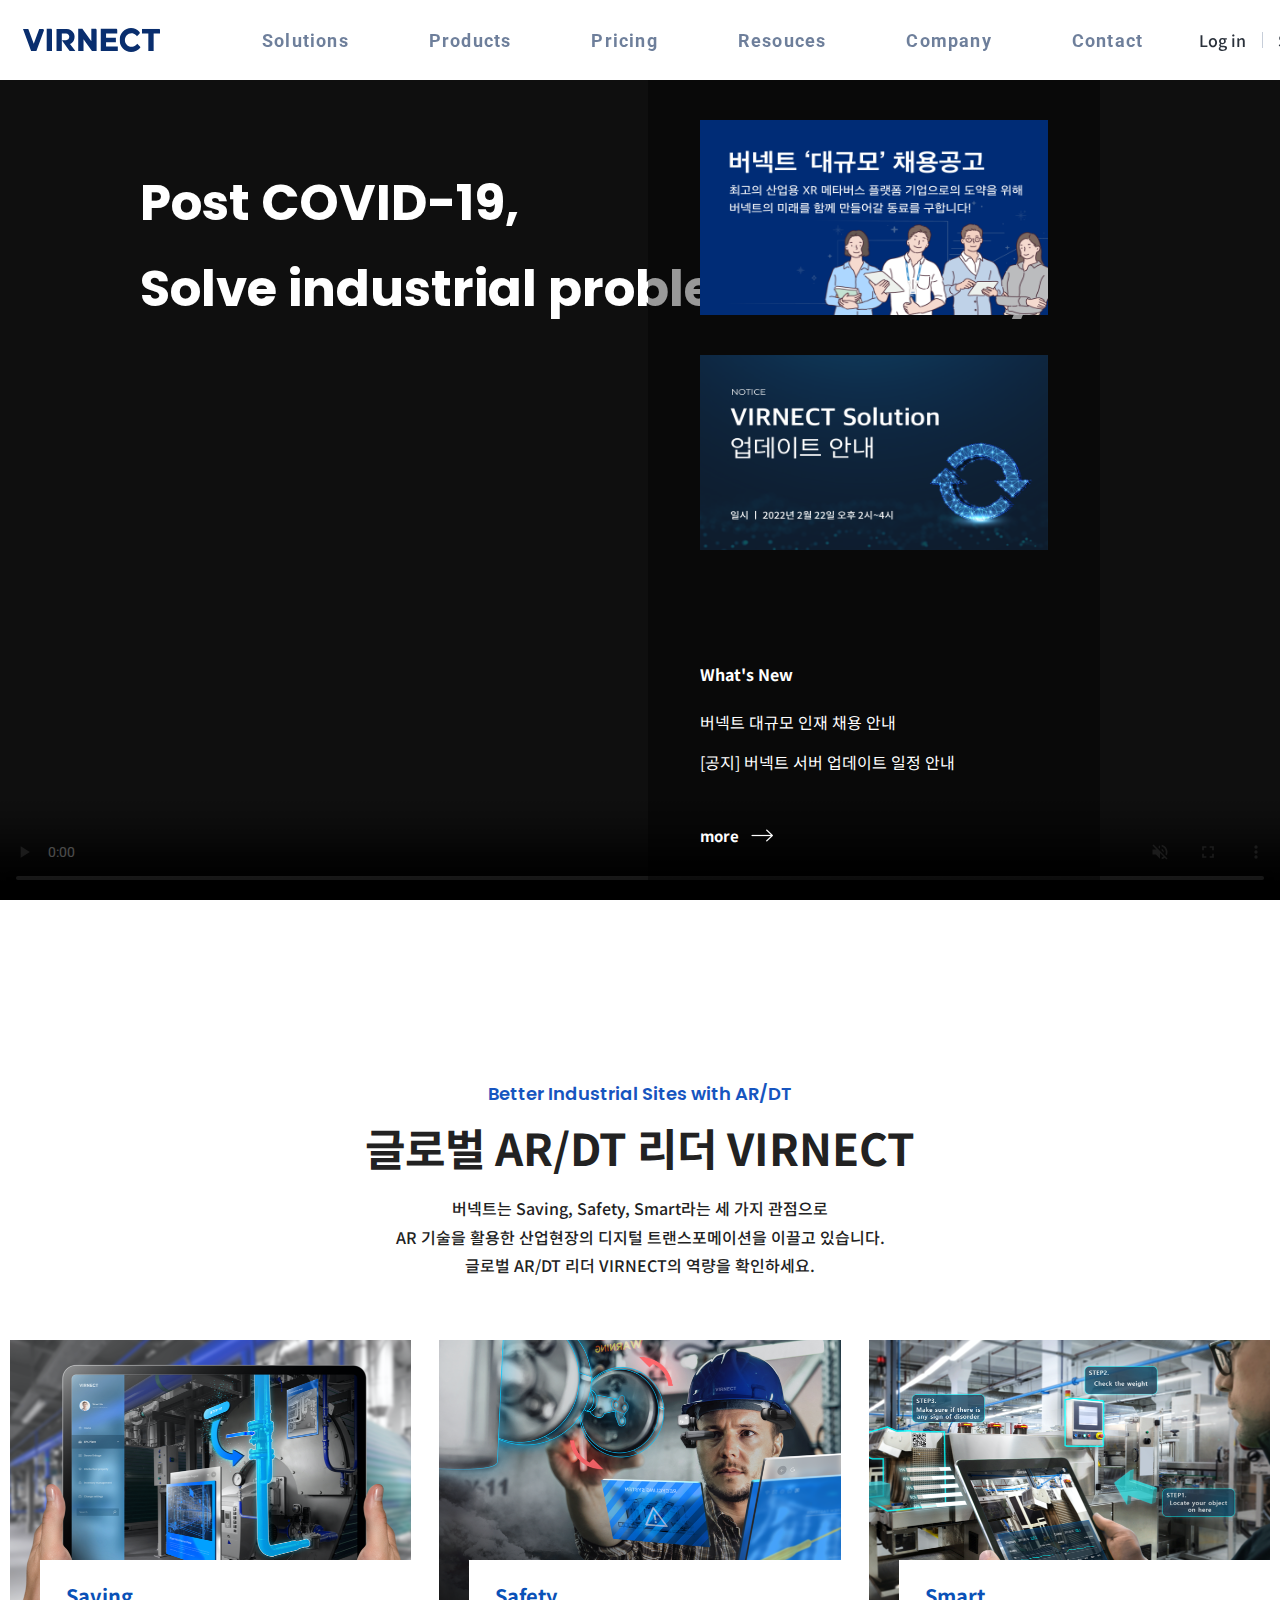
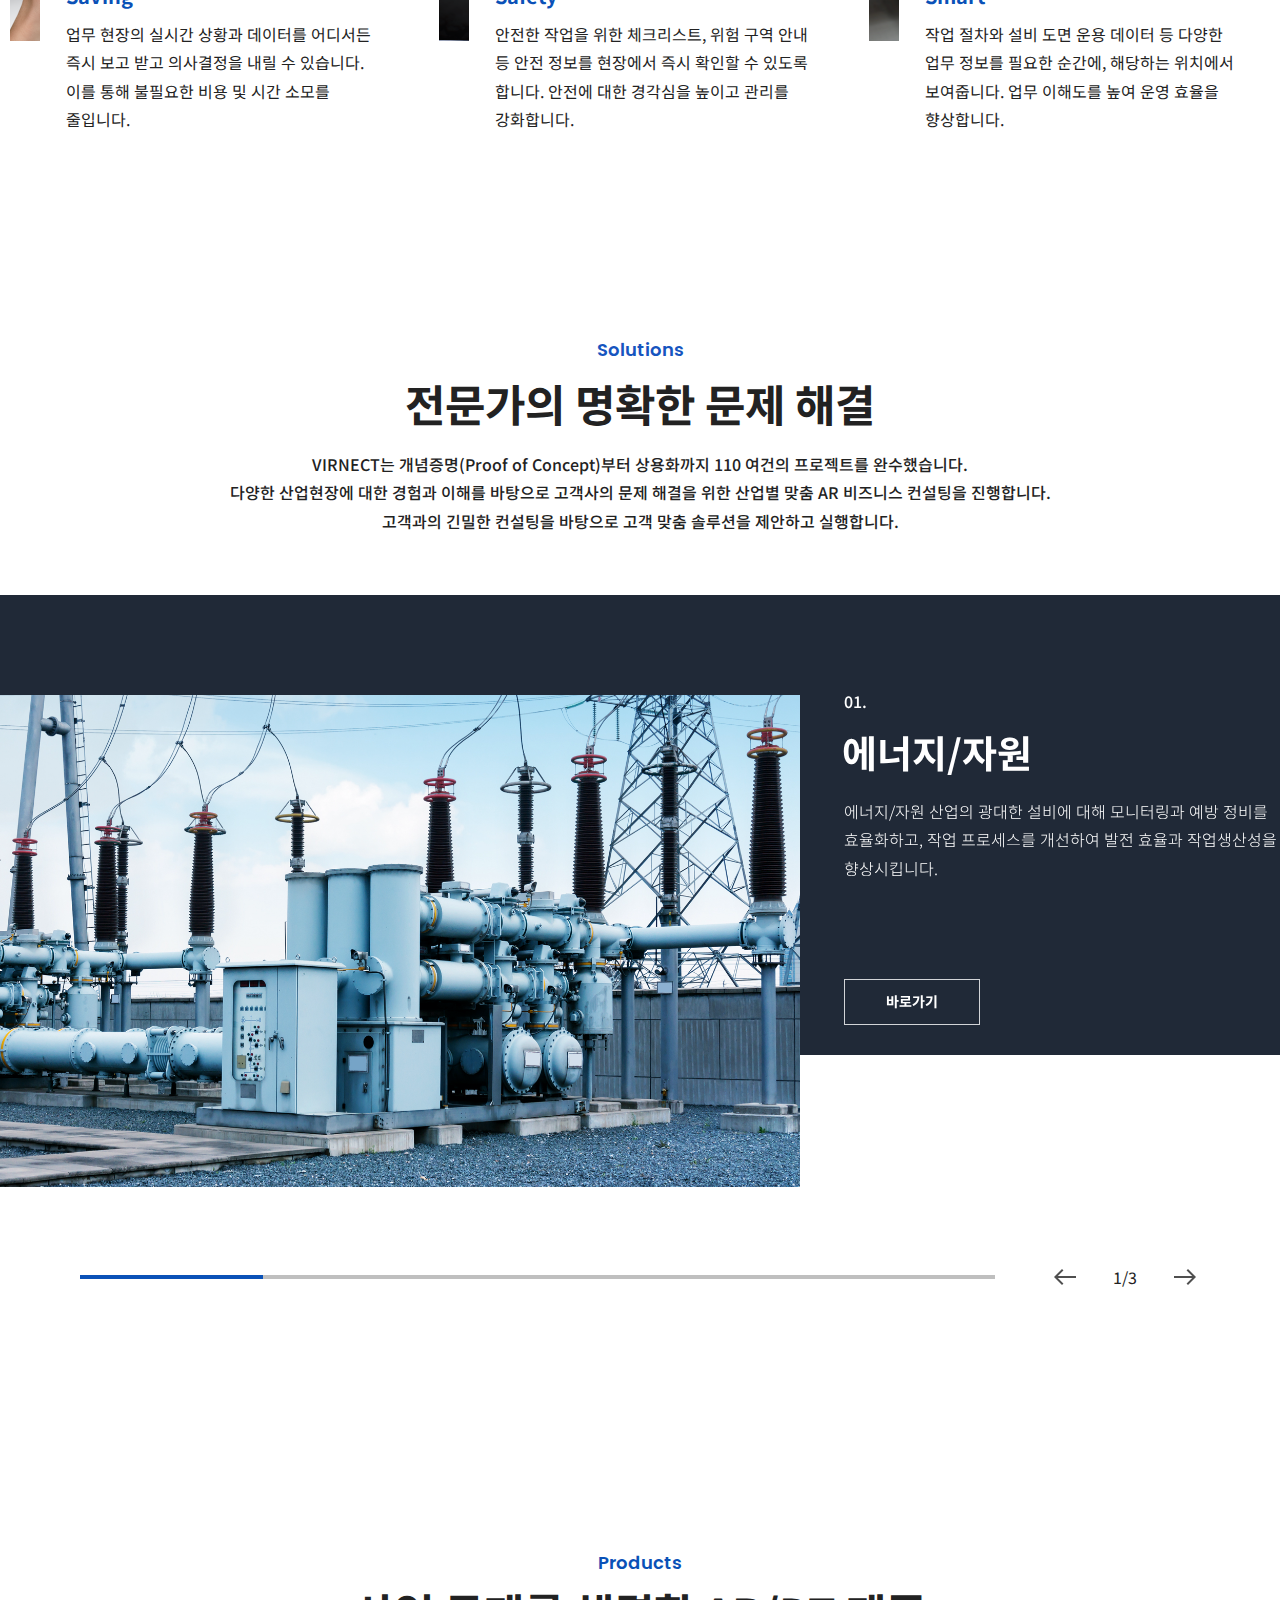
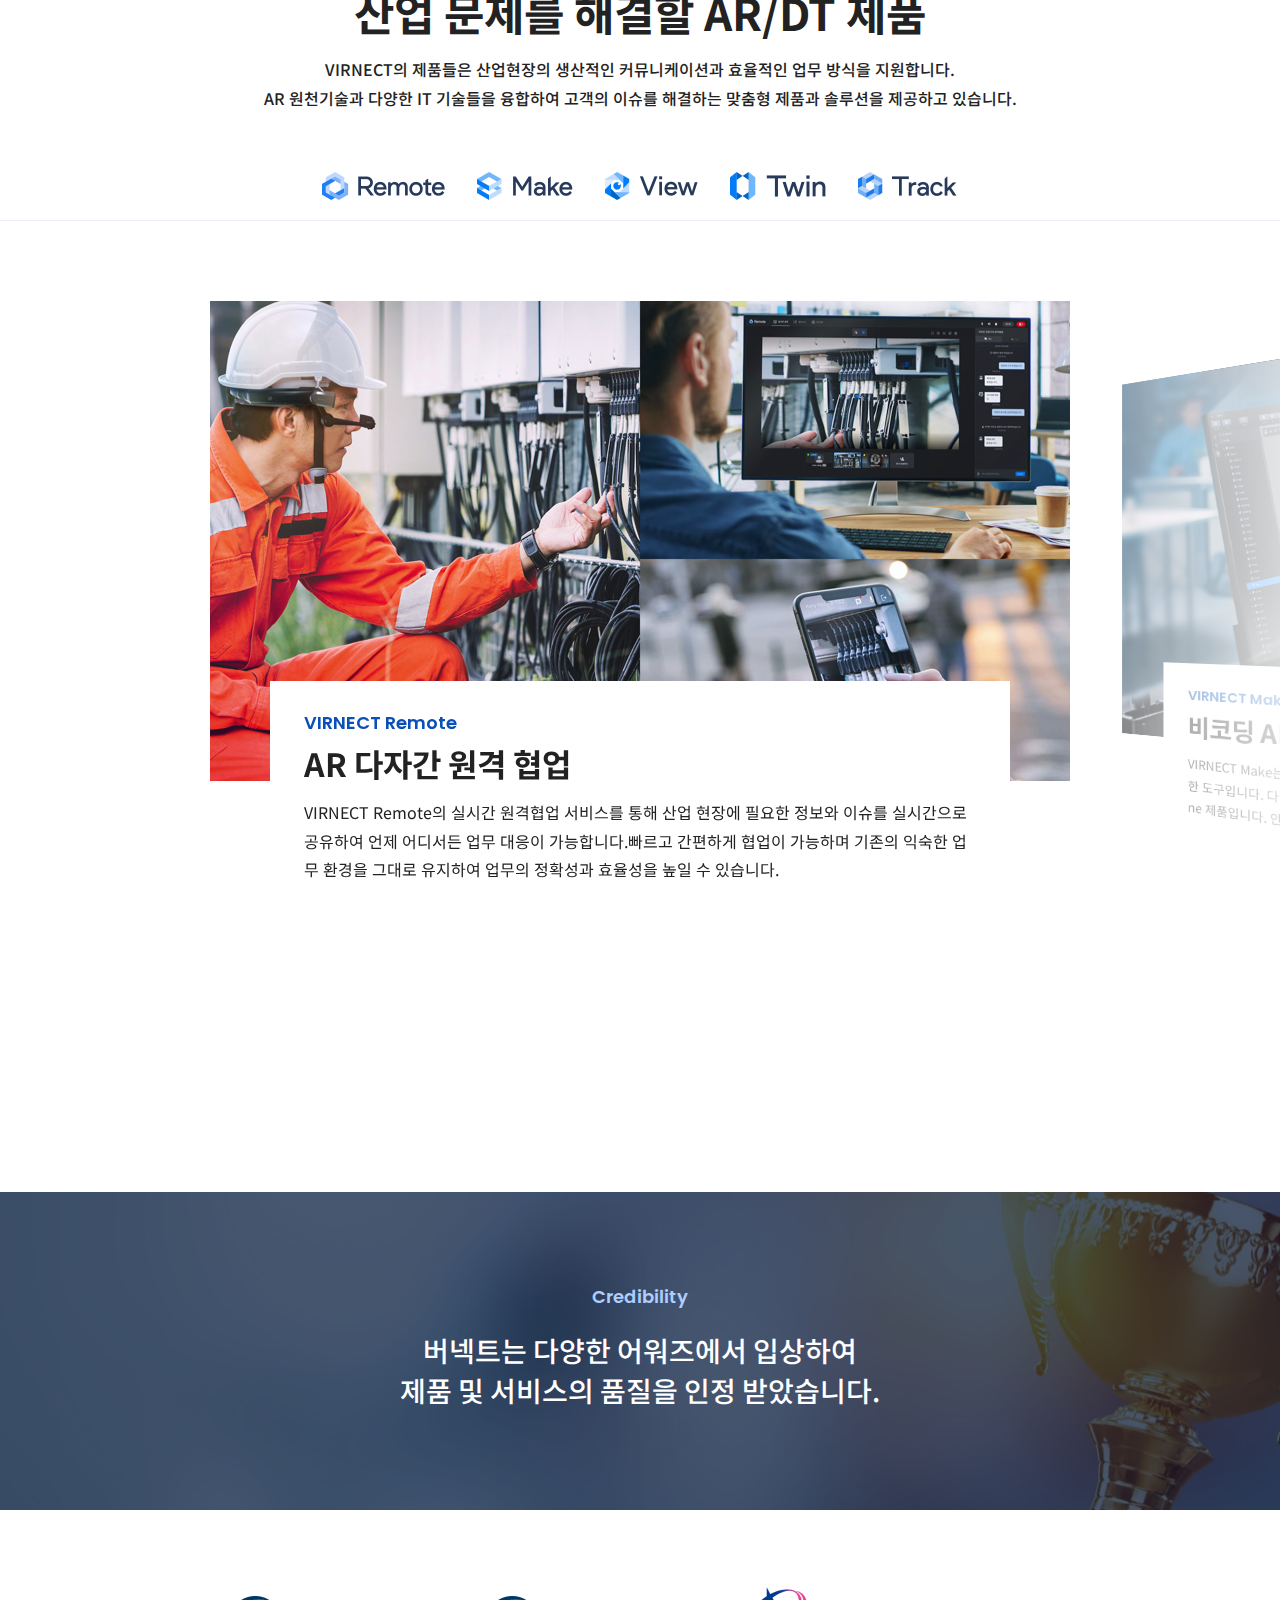
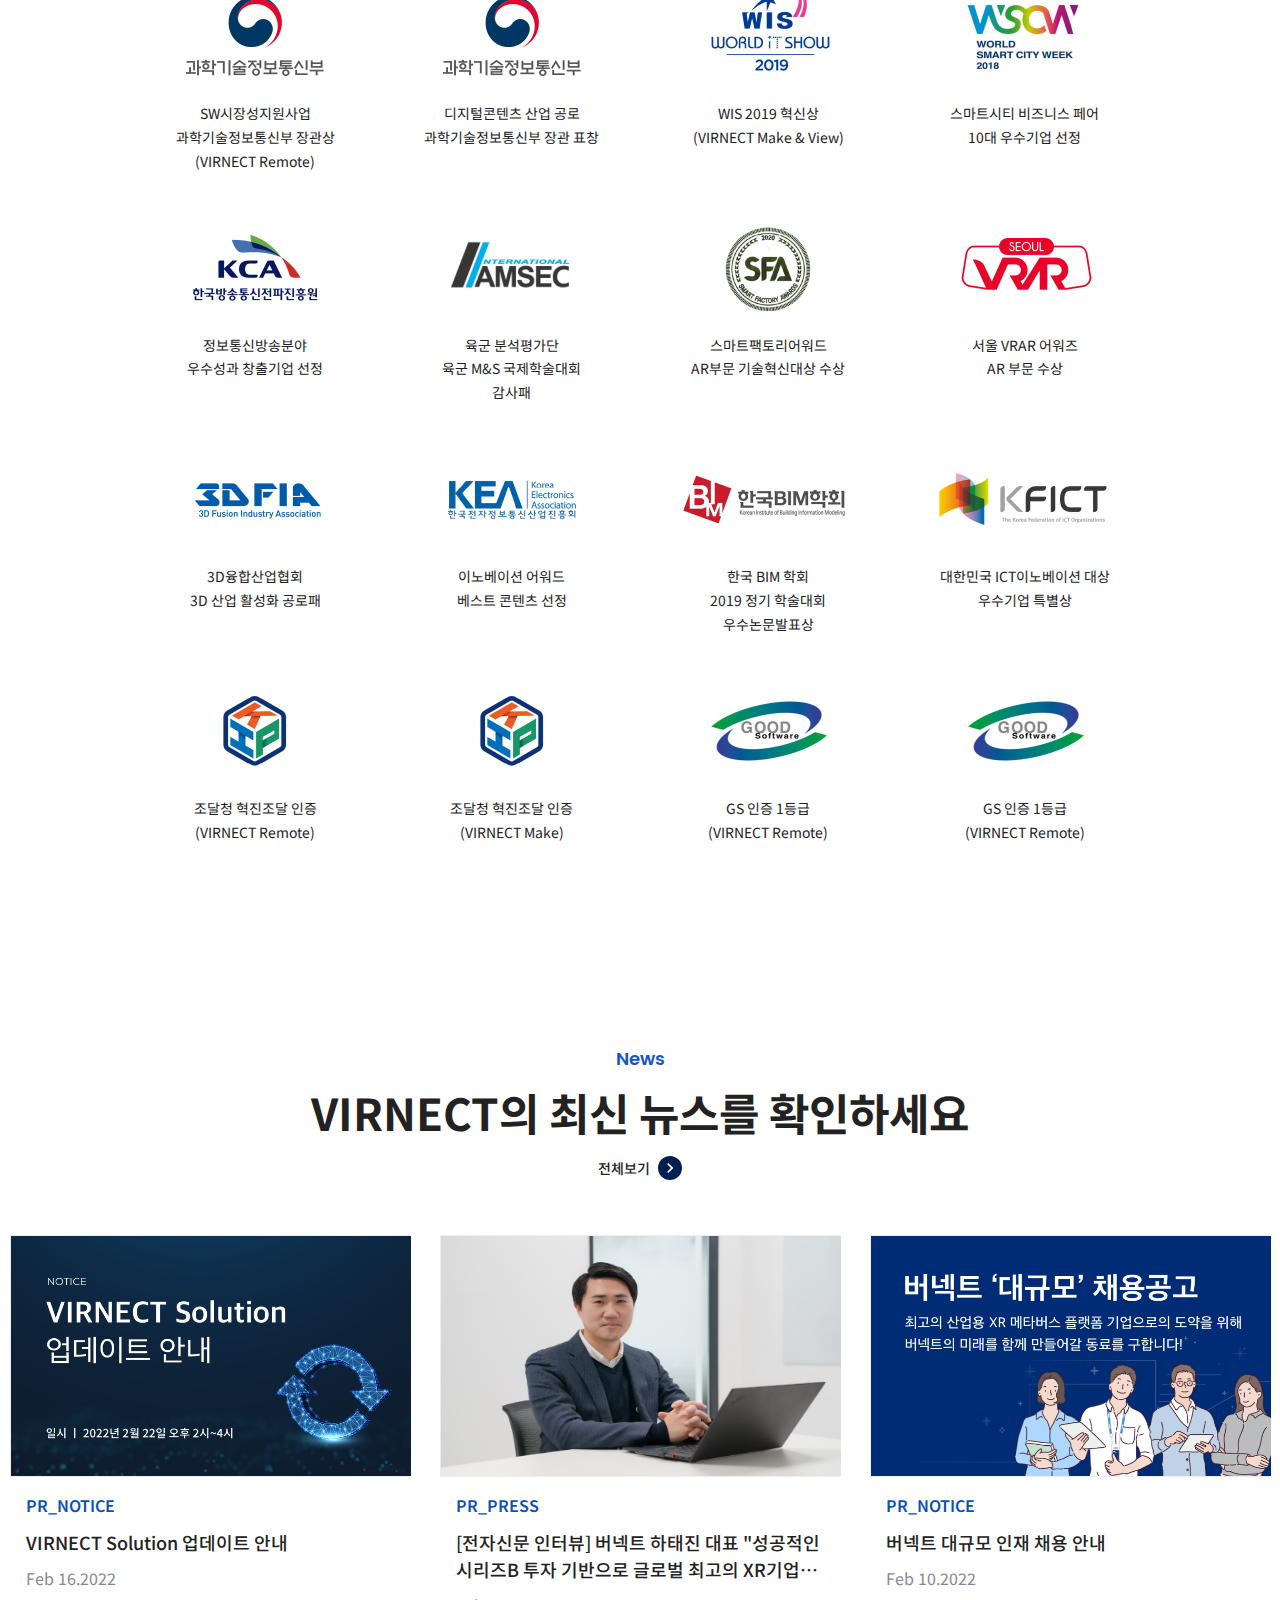
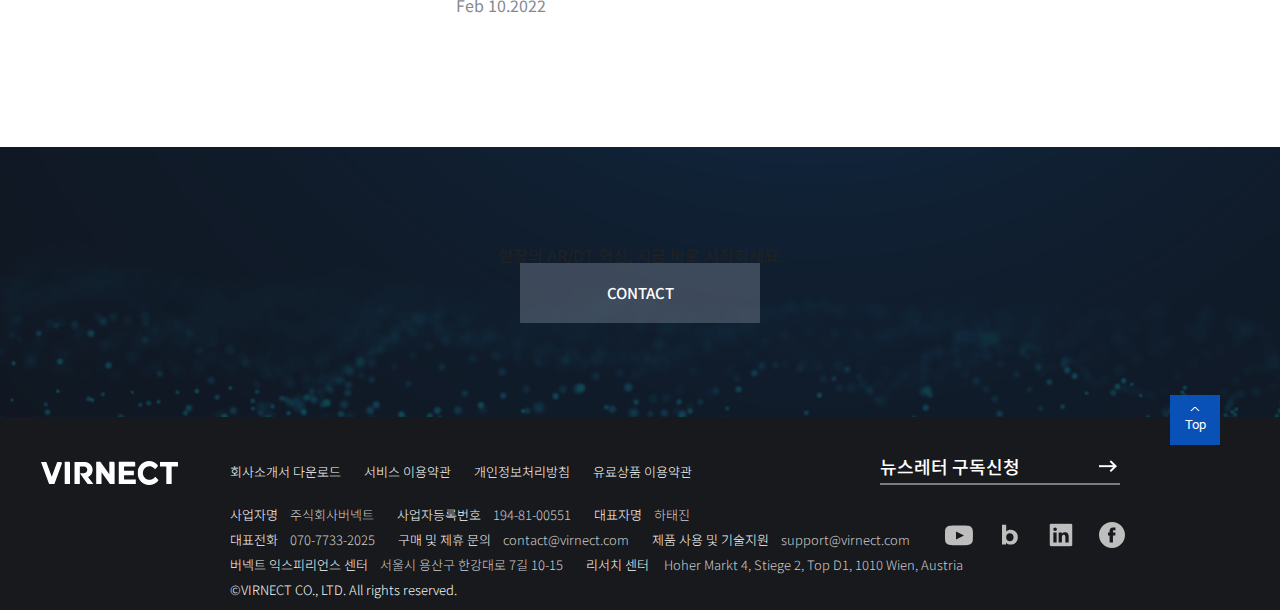
<file: works/04/index.html>
<!DOCTYPE html>
<html lang="en">

<head>
    <meta charset="UTF-8">
    <meta http-equiv="X-UA-Compatible" content="IE=edge">
    <meta name="viewport" content="width=device-width, initial-scale=1.0">
    <title>Document</title>
    <link rel="stylesheet" href="https://unpkg.com/swiper/swiper-bundle.min.css" />
    <link rel="stylesheet" href="./css/layout.css">
    <link rel="stylesheet" href="./css/main.css">


    <!-- script-->
    <script src="https://code.jquery.com/jquery-3.6.0.min.js"></script>
    <script src="https://unpkg.com/swiper/swiper-bundle.min.js"></script>
    <script src="./js/custom.js"></script>

</head>

<body>
    <header>

        <div class="top_area">
            <div class="wrap">
                <h1 class="logo">
                    <a href=""><span class="blind">virnect</span></a>
                </h1>

                <nav>
                    <ul class="gnb">
                        <li><a href="">Solutions</a>
                            <div class="sub">
                                <h3>Solutions</h3>
                                <ul class="dept3">
                                    <li><a href="">에너지/자원</a></li>
                                    <li><a href="">정유/석유화학/배터리</a></li>
                                    <li><a href="">자동차/부품</a></li>
                                    <li><a href="">항공/철도</a></li>
                                    <li><a href="">EPC</a></li>
                                </ul>
                            </div>
                        </li>


                        <li><a href="">Products</a>
                            <div class="sub">
                                <h3>Products</h3>
                                <ul class="dept3">
                                    <li><a href="">VIRNECT Remote</a></li>
                                    <li><a href="">VIRNECT Make</a></li>
                                    <li><a href="">VIRNECT View</a></li>
                                    <li><a href="">VIRNECT Twin</a></li>
                                    <li><a href="">VIRNECT Track</a></li>
                                    <li><a href="">VIRNECT X MS</a></li>
                                </ul>
                            </div>
                        </li>

                        <li><a href="">Pricing</a>
                            <div class="sub">
                                <h3>Pricing</h3>
                                <ul class="dept3">
                                    <li><a href="">가격안내</a></li>
                                    <li><a href="">VIRNECT Remote</a></li>
                                    <li><a href="">VIRNECT Make</a></li>
                                    <li><a href="">VIRNECT View</a></li>
                                    <li><a href="">VIRNECT Workstation</a></li>
                                    <li><a href="">Value Calculator(ROI)</a></li>
                                </ul>
                            </div>
                        </li>

                        <li><a href="">Resouces</a>
                            <div class="sub">
                                <h3>Resources</h3>
                                <ul class="dept3">
                                    <li><a href="">Library</a></li>
                                </ul>
                            </div>
                        </li>


                        <li><a href="">Company</a>
                            <div class="sub">
                                <h3>Company</h3>
                                <ul class="dept2">
                                    <li>
                                        <a href="">버넥트 소개</a>
                                        <ul class="dept3">
                                            <li><a href="">기업개요</a></li>
                                            <li><a href="">VIRTUAL CONNECT</a></li>
                                            <li><a href="">브랜드</a></li>
                                            <li><a href="">연혁</a></li>
                                        </ul>
                                    </li>
                                    <li>
                                        <a href="">뉴스 센터</a>
                                        <ul class="dept3">
                                            <li><a href="">PR</a></li>
                                            <li><a href="">IR</a></li>
                                        </ul>
                                    </li>
                                    <li>
                                        <a href="">인재 채용</a>
                                    </li>
                                </ul>
                            </div>
                        </li>


                        <li><a href="">Contact</a>
                            <div class="sub">
                                <h3>Contact</h3>
                                <ul class="dept3">
                                    <li><a href="">문의</a></li>
                                    <li><a href="">고객센터</a></li>
                                    <li><a href="">찾아오는길</a></li>
                                    <li><a href="">익스피리언스 센서투어</a></li>
                                </ul>
                            </div>
                        </li>
                    </ul>
                </nav>
            </div>


            <div class="util_area">
                <div class="login_nav">
                    <a href="" class="in">Log in</a>
                    <a href="" class="up">Sign up</a>
                </div>

                <div class="ico_nav">
                    <div class="link_wrap">
                        <a href="" class="quick"><span class="blind">바로가기</span></a>
                        <div class="quick_nav">
                            <p class="">바로가기</p>
                            <ul>
                                <li class="remote"><a href="">Remote</a></li>
                                <li class="workstation"><a href="">Workstation</a></li>
                                <li class="login"><a href="">QR 로그인 센터</a></li>
                                <li class="payment"><a href="">결제 센터</a></li>
                                <li class="download"><a href="">다운로드 센터</a></li>
                                <li class="support"><a href="">고객센터</a></li>
                                <li class="learning"><a href="">학습센터</a></li>
                                <li class="community"><a href="">커뮤니티</a></li>
                            </ul>
                        </div>
                    </div>
                    <div class="link_wrap">
                        <a href="" class="earth"><span class="blind">언어선택</span></a>
                        <div class="lang_nav">
                            <ul>
                            <li><a href="">한국어</a></li>
                            <li><a href="">English</a></li>
                        </ul>
                    </div>
                </div>

            </div>
        </div>
    </div>
    <!--top_area-->
</header>


    <main>
        <div class="main_vis">
            <div class="ld_title">
                <h2>Post COVID-19,
                    <br>
                    Solve industrial problems remotely
                </h2>
            </div>
            <video src="https://player.vimeo.com/external/560735162.hd.mp4?s=8dbbadccff8cc88475f3f8818813932f58932c6b&amp;profile_id=174"
                type="video/mp4" autoplay controls loop muted></video>

            <article class="new_cont">
                <div class="thumb">
                    <ul>
                        <li>
                            <a href="" class="emplo"><span class="blind">
                                    버넥트 대규모 채용공고</span>
                                <img src="./images/main1.png" alt="">
                            </a>
                        </li>
                        <li>
                            <a href="" class="virnect"><span class="blind">
                                    글로벌 산업용 XR 솔루션 전문 기업</span>
                                <img src="./images/news1-1.png" alt="">
                            </a>
                        </li>
                    </ul>
                </div>
                <div class="txt_wrap">
                    <p class="title">What's New</p>
                    <div class="info">
                        <p>버넥트 대규모 인재 채용 안내</p>
                        <p>[공지] 버넥트 서버 업데이트 일정 안내</p>
                    </div>

                    <a href="" class="more_btn">more</a>
                </div>
            </div>
        </div> <!-- main_vis-->


        <section class="better">
            <!-- sc_intro -->
            <div class="intro">
                <!-- strong -->
                <strong class="category">Better Industrial Sites with AR/DT</strong> 
                <h2 class="title">글로벌 AR/DT 리더 VIRNECT</h2>
                <p class="content">버넥트는 Saving, Safety, Smart라는 세 가지 관점으로 <br class="mobile-hidden">AR 기술을 활용한 산업현장의 디지털
                    트랜스포메이션을 이끌고 있습니다. <br class="mobile-hidden">글로벌 AR/DT 리더 VIRNECT의 역량을
                    확인하세요.</p>
                </div>

            <article class="insight_list">
                <ul>
                    <li>
                        <div class="img_wrap">
                            <img src="./images/saving.png" alt="">
                        </div>
                        <div class="txt_wrap">
                            <strong class="title">Saving</strong>
                            <p class="txt">업무 현장의 실시간 상황과 데이터를 어디서든 즉시 보고 받고 의사결정을 내릴 수 있습니다.
                                이를 통해 불필요한 비용 및 시간 소모를 줄입니다.</p>
                        </div>
                    </li>
                    <li>
                        <div class="img_wrap">
                            <img src="./images/safety.png" alt="">
                        </div>
                        <div class="txt_wrap">
                            <strong class="title">Safety</strong>
                            <p class="txt">안전한 작업을 위한 체크리스트, 위험 구역 안내 등 안전 정보를 현장에서 즉시 확인할 수 있도록 합니다. 안전에 대한 경각심을 높이고
                                관리를 강화합니다.</p>
                        </div>
                    </li>
                    <li>
                        <div class="img_wrap">
                            <img src="./images/smart.png" alt="">
                        </div>
                        <div class="txt_wrap">
                            <strong class="title">Smart</strong>
                            <p class="txt">작업 절차와 설비 도면 운용 데이터 등 다양한 업무 정보를 필요한 순간에, 해당하는 위치에서 보여줍니다. 업무 이해도를 높여 운영 효율을
                                향상합니다.</p>
                        </div>
                    </li>
                </ul>
            </article>
        </section>


        <section class="sc_solution">
            <!-- sc_solution-->
            <div class="intro">
                <em class="category">Solutions</em>
                <h2 class="title">전문가의 명확한 문제 해결</h2>
                <p class="content">
                    VIRNECT는 개념증명(Proof of Concept)부터 상용화까지 110 여건의 프로젝트를 완수했습니다.<br class="mobile-hidden">다양한 산업현장에 대한
                    경험과 이해를 바탕으로 고객사의 문제 해결을 위한 산업별 맞춤 AR 비즈니스 컨설팅을 진행합니다.<br class="blind">
                    고객과의 긴밀한 컨설팅을 바탕으로 고객 맞춤 솔루션을 제안하고 실행합니다.
                </p>
            </div>

            
        <div class="information_list">
            <div class="swiper slide01">
                <div class="swiper-wrapper">
                    <div class="swiper-slide">

                        <div class="wrap">
                            <div class="img_wrap">
                                <a href=""><img src="./images/1.png" alt=""></a>
                            </div>
                            <div class="txt_wrap">
                                <p>
                                    <em>01.</em>
                                    <strong>에너지/자원</strong>
                                </p>
                                <p class="cont">
                                    에너지/자원 산업의 광대한 설비에 대해 모니터링과 예방 정비를 <br class="mobile-hidden">효율화하고, 작업 프로세스를 개선하여 발전 효율과
                                    작업생산성을<br>향상시킵니다. </p>
                                <a href="" class="btn_more">바로가기</a>
                            </div>
                        </div>
                    </div>
                    <div class="swiper-slide">

                        <div class="wrap">
                            <div class="img_wrap">
                                <a href=""><img src="./images/2.png" alt=""></a>
                            </div>
                            <div class="txt_wrap">
                                <p>
                                    <em>02.</em>
                                    <strong>정유/석유화학/배터리​</strong>
                                </p>
                                <p class="cont">
                                    유기적으로 연결된 각 공정 설비 간의 연관 관계 및 물성 정보 등을 시각화하여 최적의 프로세스 운영과 관리를 가능하게 합니다. </p>
                                <a href="" class="btn_more">바로가기</a>
                            </div>
                        </div>
                    </div>

                    <div class="swiper-slide">

                        <div class="wrap">
                            <div class="img_wrap">
                                <a href=""><img src="./images/3.png" alt=""></a>
                            </div>
                            <div class="txt_wrap">
                                <p>
                                    <em>03.</em>
                                    <strong>자동차/부품</strong>
                                </p>
                                <p class="cont">
                                    시각적인 가이드와 원격 협업을 통해 다양해진 주문 옵션에 <br>대응하고 현장의 표준 준수 시스템을 강화하여 높은 품질을 달성<br>할 수 있게 합니다. </p>
                                <a href="" class="btn_more">바로가기</a>
                            </div>
                        </div>
                    </div>

                    <div class="swiper-slide">

                        <div class="wrap">
                            <div class="img_wrap">
                                <a href=""><img src="./images/4.png" alt=""></a>
                            </div>
                            <div class="txt_wrap">
                                <p>
                                    <em>04.</em>
                                    <strong>항공/철도</strong>
                                </p>
                                <p class="cont">
                                    운송 산업의 인프라 계획, 건설, 자산 유지 보수까지 <br> 각 프로세스를 시각화 및 예측하여 시간과 비용을 절감하고 <br>운영을 간소화합니다.</p>
                                <a href="" class="btn_more">바로가기</a>
                            </div>
                        </div>
                    </div>

                    <div class="swiper-slide">

                        <div class="wrap">
                            <div class="img_wrap">
                                <a href=""><img src="./images/5.png" alt=""></a>
                            </div>
                            <div class="txt_wrap">
                                <p>
                                    <em>05.</em>
                                    <strong>EPC</strong>
                                </p>
                                <p class="cont">
                                    건물 설계 및 건설을 위한 건축 도면이나 완공 예상 모습을 <br>현장에서 시각화하여 건설 공사 현장의 시공 점검 및 안전 관리를 효율화합니다.</p>
                                <a href="" class="btn_more">바로가기</a>
                            </div>
                        </div>
                    </div>
                   

                </div>
             
            </div>




            <!-- 영역 나올것-->
            <div class="controls">
                <div class="swiper-pagination"></div>
                <div class="btn_wrap">
                    <a href=""class="btn prev"><span class="blind">이전</span></a>
                    <div class="page">
                        <span class="curr">9</span>/<span class="total">9</span>
                    </div>
                    <a href=""class="btn next"><span class="blind">다음</span></a>
                </div>
            </div>



        </div>


        </section>





        <section class="sc_products">
            <div class="intro">
                <b class="category">Products</b>
                <h2 class="title">산업 문제를 해결할 AR/DT 제품</h2>
                <p class="txt">VIRNECT의 제품들은 산업현장의 생산적인 커뮤니케이션과 효율적인 업무 방식을 지원합니다. <br class="mobile-hidden">AR 원천기술과
                    다양한 IT 기술들을 융합하여 고객의 이슈를 해결하는 맞춤형 제품과 솔루션을 제공하고 있습니다.</p>
                </div>

            <ul class="prod_list">
                <li class=""><a href=""><img src="./images/so1.png" alt=""></a></li>
                <li class=""><a href=""><img src="./images/so2.png" alt=""></a></li>
                <li class=""><a href=""><img src="./images/so3.png" alt=""></a></li>
                <li class=""><a href=""><img src="./images/so4.png" alt=""></a></li>
                <li class=""><a href=""><img src="./images/so5.png" alt=""></a></li>
            </ul>

            <div class="swiper slide02">
                <div class="swiper-wrapper">
                    <div class="swiper-slide">
                        <div class="img_wrap">
                            <a href=""><img src="./images/p1.png" alt=""></a>
                        </div>
                        <div class="txt_wrap">
                            <p>
                                <em class="category">VIRNECT Remote</em>
                                <strong class="title">AR 다자간 원격 협업</strong>
                            </p>
                            <p class="cont">
                                VIRNECT Remote의 실시간 원격협업 서비스를 통해 산업 현장에 필요한 정보와 이슈를 실시간으로 공유하여 언제 어디서든 업무 대응이 가능합니다.​
                                빠르고 간편하게 협업이 가능하며
                                기존의 익숙한 업무 환경을 그대로 유지하여 업무의 정확성과 효율성을 높일 수 있습니다.
                            </p>
                        </div>
                    </div>
                    <div class="swiper-slide">
                        <div class="img_wrap">
                            <a href=""><img src="./images/p2.png" alt=""></a>
                        </div>
                        <div class="txt_wrap">
                            <p>
                                <em class="category">VIRNECT Make</em>
                                <strong class="title">
                                    비코딩 AR 콘텐츠 제작 및 배포
                                </strong>
                            </p>
                            <p class="cont">
                                VIRNECT Make는 설비 운영/작업 절차 등 산업에 필요한 모든 정보와 지식을 AR 콘텐츠로 제작 가능한 도구입니다. 다양한 산업용 디바이스를 위한 AR
                                콘텐츠 제작, 배포, 수정이 한 번에 가능한 All-In-One 제품입니다.
                                안전하고 효율적인 업무 생태계를 기업에서 직접 만들고 관리합니다.
                            </p>
                        </div>
                    </div>
                    <div class="swiper-slide">
                        <div class="img_wrap">
                            <a href=""><img src="./images/p4.png" alt=""></a>
                        </div>
                        <div class="txt_wrap">
                            <p>
                                <em class="category">VIRNECT View</em>
                                <strong class="title">
                                    신속한 설비/작업 정보 증강
                                </strong>
                            </p>
                            <p class="cont">
                                VIRNECT View를 통해 운영 데이터를 확인할 수 있습니다. 각종 중요 데이터를 현장에서 바로 확인하고 직관적으로 문제를 식별하여, 올바른 의사결정 및
                                빠른 대응이 가능합니다.
                            </p>
                        </div>
                    </div>
                    <div class="swiper-slide">
                        <div class="img_wrap">
                            <a href=""><img src="./images/p5.png" alt=""></a>
                        </div>
                        <div class="txt_wrap">
                            <p>
                                <em class="category">VIRNECT Twin</em>
                                <strong class="title">
                                    4D 현장 모니터링
                                </strong>
                            </p>
                            <p class="cont">
                                VIRNECT Twin은 산업 현장을 가상 모델로 재현하고 이를 실제 데이터와 연동하여, 산업 현장의 운영 상태 및 프로세스를 모니터링할 수 있는 제품입니다.
                                설비 및 현장 프로세스 전반을 예측, 통제, 관리하여 운영을 최적화합니다.
                            </p>
                        </div>
                    </div>
                    <div class="swiper-slide">
                        <div class="img_wrap">
                            <a href=""><img src="./images/p6.png" alt=""></a>
                        </div>
                        <div class="txt_wrap">
                            <p>
                                <em class="category">VIRNECT Track</em>
                                <strong class="title">
                                    독자 개발한 AR 엔진
                                </strong>
                            </p>
                            <p class="cont">
                                VIRNECT Track은 빠르고 정확하게 객체를 학습, 인식 검출, 추적하는 자체 개발 AR 엔진입니다. <br>타겟을 속도 15ms 이하 90% 이상의
                                정확도로 검출하고, SLAM 엔진에 기반해 안정적으로 콘텐츠를 증강합니다. 버넥트 AR 제품들에 탑재되어 뛰어난 성능을 보장합니다.
                            </p>
                        </div>
                    </div>


                </div> <!-- swiper-wrapper -->
                <div class="swiper-pagination"></div>
            </div> <!-- swiper mySwiper-->

        </section> <!-- prod-->




        <section class="awards">

            <h2>Credibility</h2>
            <p>버넥트는 다양한 어워즈에서 입상하여<br>
                제품 및 서비스의 품질을 인정 받았습니다.</p>
        </section>


        <section class="awards_list">
            <ul>
                <li><img src="./images/mc1.png" alt="">
                    <p>SW시장성지원사업<br>
                        과학기술정보통신부 장관상<br>
                        (VIRNECT Remote)

                    </p>
                </li>
                <li><img src="./images/mc1.png" alt="">
                    <p>디지털콘텐츠 산업 공로<br>
                        과학기술정보통신부 장관 표창
                    </p>
                </li>
                <li><img src="./images/mc2.png" alt="">
                    <p>WIS 2019 혁신상<br>
                        (VIRNECT Make & View)
                    </p>
                </li>
                <li><img src="./images/mc3.png" alt="">
                    <p>스마트시티 비즈니스 페어<br>
                        10대 우수기업 선정
                    </p>
                </li>
                <li><img src="./images/mc4.png" alt="">
                    <p>정보통신방송분야<br>
                        우수성과 창출기업 선정
                    </p>
                </li>
                <li><img src="./images/mc5.png" alt="">
                    <p>육군 분석평가단<br>
                        육군 M&S 국제학술대회<br>
                        감사패
                    </p>
                </li>
                <li><img src="./images/mc6.png" alt="">
                    <p>스마트팩토리어워드<br>
                        AR부문 기술혁신대상 수상
                    </p>
                </li>
                <li><img src="./images/mc7.png" alt="">
                    <p>서울 VRAR 어워즈<br>
                        AR 부문 수상
                    </p>
                </li>


                <li><img src="./images/mc8.png" alt="">
                    <p>3D융합산업협회<br>
                        3D 산업 활성화 공로패
                    </p>
                </li>
                <li><img src="./images/mc9.png" alt="">
                    <p>이노베이션 어워드<br>
                        베스트 콘텐츠 선정
                    </p>
                </li>
                <li><img src="./images/mc10.png" alt="">
                    <p>한국 BIM 학회<br>
                        2019 정기 학술대회<br>
                        우수논문발표상
                    </p>
                </li>
                <li><img src="./images/mc11.png" alt="">
                    <p>대한민국 ICT이노베이션 대상<br>
                        우수기업 특별상
                    </p>
                </li>

                <li><img src="./images/mc12.png" alt="">
                    <p>조달청 혁진조달 인증<br>
                        (VIRNECT Remote)
                    </p>
                </li>
                <li><img src="./images/mc12.png" alt="">
                    <p>조달청 혁진조달 인증<br>
                        (VIRNECT Make)
                    </p>
                </li>
                <li><img src="./images/mc13.png" alt="">
                    <p>GS 인증 1등급<br>
                        (VIRNECT Remote)
                    </p>
                </li>
                <li><img src="./images/mc13.png" alt="">
                    <p>GS 인증 1등급<br>
                        (VIRNECT Remote)
                    </p>
                </li>









            </ul>
        </section>


        <section class="news">
            <div class="intro">
                <em class="category">News</em>
                <h2 class="title">VIRNECT의 최신 뉴스를 확인하세요</h2>
                <a href="" class="btn_all">전체보기</a>
            </div>

            <div class="gallery">
                <ul>
                    <li>
                        <a href="">
                        <div class="img_wrap">
                            <img src="./images/news1-1.png" alt="">
                        </div>
                        <div class="txt_wrap">
                            <em class="name">PR_NOTICE</em>
                            <strong class="title">VIRNECT Solution 업데이트 안내</strong>
                            <span class="date">Feb 16.2022</span>
                        </div>
                        </a>
                    </li>
                    <li>
                        <a href="">
                        <div class="img_wrap">
                            <img src="./images/news2.jpg" alt="">
                        </div>
                        <div class="txt_wrap">
                            <em class="name">PR_PRESS</em>
                            <strong class="title">[전자신문 인터뷰] 버넥트 하태진 대표 "성공적인 시리즈B 투자 기반으로 글로벌 최고의 XR기업으로 도약할
                                터"</strong>
                            <span class="date">Feb 10.2022</span>
                        </div>
                        </a>
                    </li>
                    <li>
                        <a href="">
                        <div class="img_wrap">
                            <img src="./images/new3.png" alt="">
                        </div>
                        <div class="txt_wrap">
                            <em class="name">PR_NOTICE</em>
                            <strong class="title">버넥트 대규모 인재 채용 안내</strong>
                            <span class="date">Feb 10.2022</span>
                        </div>
                    </a>
                </li>






                </ul>
            </div>


        </section>




        <section class="tail">
            <h2>현장의 AR/DT 혁신, 지금 바로 시작하세요.</h2>
            <a href="" class="btn_ct">CONTACT</a>
        </section>



    </main>





    <footer>
        <h2>
            <span class="blind">virnect</span>
            <img
                src="[data-uri]">
        </h2>

        <div class="info_section">
            <ul class="sec_wrap">
                <li><a href="">회사소개서 다운로드</a></li>
                <li><a href="">서비스 이용약관</a></li>
                <li><a href="">개인정보처리방침</a></li>
                <li><a href="">유료상품 이용약관</a></li>
            </ul>


            <address class="insight">

                <div>
                    <span>사업자명<i>주식회사버넥트</i></span>
                    <span>사업자등록번호<i>194-81-00551</i></span>
                    <span>대표자명<i>하태진</i></span>
                </div>

                <div>
                    <span>대표전화<i>070-7733-2025</i></span>
                    <span>구매 및 제휴 문의<i>contact@virnect.com</i></span>
                    <span>제품 사용 및 기술지원<i>support@virnect.com</i></span>
                </div>

                <div>
                    <span>버넥트 익스피리언스 센터<i>서울시 용산구 한강대로 7길 10-15</i></span>
                    <span>리서치 센터 <i>Hoher Markt 4, Stiege 2, Top D1, 1010 Wien, Austria</i></span>
                </div>



                

            <p class="copy">©VIRNECT CO., LTD. All rights reserved.</p> 
            </address>
        </div>


        <div class="sns_wrap">
            <div class="letter">
                <a href="" class="">뉴스레터 구독신청</a>
            </div>

            <ul class="icon">
                <li><a href="" class="youtube"><span class="blind">유튜브</span></a></li>
                <li><a href="" class="blog"><span class="blind">블로그</span></a></li>
                <li><a href="" class="insta"><span class="blind">인스타</span></a></li>
                <li><a href="" class="facebook"><span class="blind">페이스북</span></a></li>
            </ul>
        </div>

        <div class="top_scroll">Top</div>


    </footer>





</body>

</html>
</file>
<file: works/04/css/main.css>
.main_vis{
    position: relative;
    height: calc(100vh - 80px);
}


.main_vis::after{
    position: absolute;
    top: 0;
    left: 0;
    z-index: 1;
    width: 100%;
    height: 100%;
    background: rgba(0,0,0,.7);
    content: "";
}


.main_vis .ld_title{
    position: absolute;
    padding: 80px 0 0 140px;
    z-index: 3;
    color: #fff;
    font-weight: 700;
    font-size: 50px;
    font-family: Poppins;
    line-height: 1.72;
}

.main_vis .ld_title h2{}

.main_vis video{
   width: 100%;
   height: 100%;
   object-fit: cover;
    
}


.main_vis .new_cont{
    position: absolute;
    top: 0;
    right: 180px;
    z-index: 3;
    height: 100%;
    padding: 0 52px 50px;
    box-sizing: border-box;
    font-size: 16px;
    background: rgba(0,0,0,.4);

    display: flex;
    flex-direction: column;
    justify-content: space-between;
}
.main_vis .new_cont .thumb{
    padding-top: 40px;
}


.main_vis .new_cont .thumb::before{
    /* display: block;
    width: 100%;
    padding-top: 55.9%;
    content: ""; */
}

.main_vis .new_cont .thumb .emplo{
    width: 100%;
    background-position: 50%;
    background-size: cover;
} 
.main_vis .new_cont .thumb ul{}
.main_vis .new_cont .thumb ul img{
    width: 348px;
    height: 195px;}
.main_vis .new_cont .thumb ul li{
    margin-bottom: 40px
}
.main_vis .new_cont .thumb ul li a{display: block;}



.main_vis .txt_wrap{
    /* position: absolute; */
    color: #fff;
}
.main_vis .txt_wrap p{
    position: relative;
    width: 100%;
    margin-bottom: 16px;
    overflow: hidden;
    font-weight: 400;
    line-height: 1.5;
    white-space: nowrap;
    text-overflow: ellipsis;
    cursor: pointer;
}

.main_vis .txt_wrap .title{
    font-weight: bold;
}
.main_vis .info{
    margin-top: 24px;
    margin-bottom: 48px;
    padding-right: 52px;}


.main_vis .more_btn{
    padding-right: 38px;
    font-weight: 700;
    font-size: 15px;
    line-height: 1.87;
    background: url([data-uri]) 100% no-repeat;
    background-size: 30px;
}
.main_vis .btn{}




/* ----------main_vis ----------- */


.better{}
.better .intro{
    width: 1200px;
    margin-right: auto;
    margin-left: auto;
    padding-top: 180px;
    padding-bottom: 60px;
    text-align: center;
}
.better .intro .category{}
.better .intro .title{}
.better .intro .content{}




.better .insight_list{
    overflow: hidden;
    width: 1260px;
    margin-right: auto;
    margin-left: auto;
}
.better .insight_list ul{
    margin-right: -14px;
    margin-left: -14px;
    font-size: 0;
}
.better .insight_list ul img{width: 100%;}
.better .insight_list ul li{
    position: relative;
    display: inline-block;
    width: calc(100% / 3 - 14px* 2);
    margin-right: 14px;
    margin-left: 14px;
    vertical-align: top;
}

.better .insight_list .img_wrap{
    position: absolute;
    
}
.better .insight_list .img_wrap::before{}


.better .insight_list .txt_wrap{
    position: relative;
    z-index: 1;
    margin-top: 220px;
    margin-left: 30px;
    padding: 22px 26px;
    background: #fff;
}
.better .insight_list .txt_wrap .title{
    display: block;
    margin-bottom: 10px;
    color: #0a51b7;
    font-weight: 700;
    font-size: 20px;
    line-height: 1.41;
}
.better .insight_list .txt_wrap .txt{
    font-family: 'Noto Sans KR', sans-serif;
    font-weight: 400;
    font-size: 16px;
    line-height: 1.78;
    word-break: keep-all;
    }



/* better ------------- */





.solut{}
.solut .intro{}

.solut .intro .category{}
.solut .intro .title{}
.solut .intro .content{}



.information_list{
    position: relative;
    /* padding-top: 460px; */
    padding-top: 100px;
}

.information_list::before{
    position: absolute;
    top: 0;
    left: 0;
    z-index: -1;
    width: 100%;
    height: 460px;
    background: #202937;
    content: "";
}


.information_list .swiper{
}


.information_list .swiper-wrapper{}
.information_list .swiper-slide{opacity: 0;
    transition: 0.5s;}
.information_list .swiper-slide-active{
    opacity: 1;
    }



.information_list .swiper-slide .wrap{
    width: 1360px;
    margin: 0 auto;
}

.information_list .controls{
    width: 1120px;
    margin: 0 auto;
    margin-top: 60px;
    /* background: #f00; */
    display: flex;
    align-items: center;
}

.information_list .controls .swiper-pagination{
    position: relative;
}

.swiper-pagination-progressbar .swiper-pagination-progressbar-fill{
    background-color: #0a51b7;
    transition: 0s;
}





.information_list .controls .btn_wrap{
    flex-shrink: 0;
    width: 150px;
    margin-left: 55px;
    display: flex;
    justify-content: space-between;
    align-items: center;
}
 
.information_list .controls .btn{width: 30px;height: 24px;
background-size: 100%;
background-repeat: no-repeat;}


.information_list .controls .btn.prev{
    background-image: url([data-uri]);
}
.information_list .controls .btn.next{
    background-image: url([data-uri]);
}

.information_list .controls .page{}


.information_list .swiper-slide .img_wrap{
    display: inline-block;
    width: 780px;
    margin-right: 60px;
    vertical-align: top;
    background: #ccc;
    background-size: cover;
}
.information_list .swiper-slide .img_wrap img{
    width: 800px;
}

.information_list .swiper-slide .txt_wrap{
    position: relative;
    display: inline-block;
    width: 480px;
    min-height: 480px;
    margin-top: -2px;
    padding-top: 32px;
    color: #fff;
    vertical-align: top;
}
.information_list .swiper-slide .txt_wrap .cont{
    font-weight: 300;
    /* font-family: 'Noto Sans KR', sans-serif; */
    display: block;
    font-size: 16px;
    line-height: 1.78;
}
.information_list .swiper-slide .txt_wrap em{
    position: absolute;
    top: 0;
    left: 0;
    font-weight: 500;
    font-size: 16px;
}
.information_list .swiper-slide .txt_wrap strong{
    display: block;
    color: inherit;
    font-weight: 700;
    font-size: 38px;
    line-height: 1.41;
    margin-bottom: 18px;
    margin-left: -2px;
}

.information_list .swiper-slide .txt_wrap > a{
    position: absolute;
    bottom: 180px;
    left: 0;
}

.information_list .swiper-slide .txt_wrap .btn_more{
    text-align: center;
    width: 134px;
    height: 44px;
    font-weight: bold;
    font-size: 14px;
    border: 1px solid hsla(0,0%,100%,.8);
    line-height: 3;
}
.information_list .swiper-slide .txt_wrap .btn_more:hover{
    background-color: rgba(210,220,228,.4);
}



.infomation_list .swiper-scrollbar {}


/* information ----------------- */


.sc_products{
    margin-top: 80px;
    padding-bottom: 200px;}
.sc_products .intro{}
.sc_products .intro .category{}
.sc_products .intro .title{
    font-size: 44px;
}
.sc_products .intro .txt{
    font-family: 'Noto Sans KR', sans-serif;
    font-weight: 500;
    font-size: 16px;
    line-height: 1.78;
}


/*swiper-pagination-bullet-active*/


.sc_products .prod_list{
    /* margin-bottom: 72px; */
    font-size: 0;
    text-align: center;
    border-bottom: 1px solid #eaedf3;
}
.sc_products .prod_list li{
    position: relative;
    display: inline-block;
    width: auto;
    height: auto;
    margin: 0 15px;
    padding: 0 13px 20px 11px;
    font-size: 12px;
    background: none;
    border-radius: 0;
    opacity: 1;
}


/* .sc_products .prod_list li.on::after{
    position: absolute;
    bottom: -1px;
    left: 0;
    width: 100%;
    height: 2px;
    background: #0a51b7;
    content: "";
} */



.sc_products .prod_list li img{
    width: 100%;
    height: 28px;
}


.sc_products .swiper{
    padding: 80px 0;
}



.sc_products .swiper-wrapper{}
.sc_products .swiper-slide{
  width: 860px;
}

.swiper-3d .swiper-slide-shadow-left{
    background-image: linear-gradient(270deg,hsla(0,0%,100%,.5),#fff 40%);
}

.swiper-3d .swiper-slide-shadow-right{
    background-image: linear-gradient(90deg,hsla(0,0%,100%,.5),#fff 40%);
}



.sc_products .swiper-slide .img_wrap{
    position: absolute;
    top: 0;
    left: 0;
    width: 100%;
    height: 480px;
    background-size: cover;
}
.sc_products .swiper-slide .img_wrap img{
    display: inline-block;
    top: 0;
    left: 0;
    width: 100%;
    height: 480px;
    background-size: cover;
}

.sc_products .swiper-wrapper .swiper-slide .txt_wrap{
    position: relative;
    z-index: 1;
    margin: 0 60px;
    margin-top: 380px;
    padding: 28px 34px;
    background: #fff;
}
.sc_products .swiper-slide .txt_wrap p{
    font-weight: 400;
    word-break: break-all;
    font-size: 16px;
    line-height: 1.78;
}
.sc_products .swiper-slide .txt_wrap em{
    display: block;
        margin-bottom: 4px;
        color: #0a51b7;
        font-weight: 600;
        font-size: 18px;
        line-height: 1.56;
}
.sc_products .swiper-slide .txt_wrap .title{}




/* prod -------------------- */


.awards{
    margin-bottom: 52px;
    padding-top: 96px;
    padding-bottom: 100px;
    text-align: center;
    background: url(../images/bann.png) no-repeat 50%;
    background-size: cover;

}
.awards h2{
    font-family: 'Poppins', sans-serif;
    display: block;
    margin-bottom: 24px;
    color: #aecdff;
    font-weight: 600;
    font-size: 18px;
}
.awards p{
    font-family: 'Noto Sans KR', sans-serif;
    color: #fff;
    font-weight: 500;
    font-size: 28px;
    line-height: normal;
}



.awards_list{
    width: 1040px;
    margin-right: auto;
    margin-left: auto;
    text-align: center;
}
.awards_list ul{}
.awards_list ul li{
    display: inline-block;
    width: calc((100% - 30px)/4);
    margin: 20px 0;
    vertical-align: top;
}
.awards_list ul img{
    width: 180px;
    height: 108px;
}
.awards_list ul li p{
    font-family: 'Noto Sans KR', sans-serif;
    margin-top: 12px;
    font-size: 14px;
    line-height: 1.71;
}



/* awards ----------------------*/





.news{}
.news .intro{}
.news .intro .category{}
.news .intro .title{}

.news .intro > a{}
.news .intro a{
    font-family: 'Noto Sans KR', sans-serif;
    position: relative;
    margin-top: 32px;
    padding-right: 32px;
    color: #222;
    font-weight: 500;
    font-size: 14px;
}


.news .intro .btn_all::after{
    position: absolute;
    top: -2px;
    right: 0;
    width: 24px;
    height: 24px;
    background-color: #032050;
    background-image: url([data-uri]);
    background-repeat: no-repeat;
    background-position: 50%;
    background-size: 20px;
    border-radius: 50%;
    content: "";
}


.news .intro .btn_all:hover::after{
    background-color: #1655bf;

}



.news .gallery{
    width: 1260px;
    margin-right: auto;
    margin-left: auto;
}
.news .gallery ul{
    overflow: hidden;
    margin-right: -15px;
    margin-left: -15px;
    font-size: 0;
}

.news .gallery ul li{
    position: relative;
    display: inline-block;
    width: calc(100% / 3 - 15px* 2);
    margin-right: 15px;
    margin-left: 15px;
    vertical-align: top;
    cursor: pointer;
}
.news .gallery ul li a{display: block;}



.news .gallery ul li .img_wrap{
    background-position: 50%;
    background-size: cover;
    border: 1px solid #eaedf3;
}
.news .gallery ul li .img_wrap img{
    width: 400px;
    height: 240px;
}

.news .gallery ul li .txt_wrap{
    position: relative;
    padding: 14px 16px;
}
.news .gallery ul li .txt_wrap .name{
    display: block;
    margin-bottom: 10px;
    color: #0a51b7;
    font-weight: 600;
    font-size: 16px;
    line-height: 1.75;
}
.news .gallery ul li .txt_wrap .title{
    font-family: 'Noto Sans KR', sans-serif;
    position: relative;
    margin-bottom: 14px;
    /* padding-bottom: 16px; */
    font-size: 18px;
    line-height: 1.5;
    font-weight: 500;

    overflow: hidden;
    text-overflow: ellipsis;
    display: -webkit-box;
    -webkit-line-clamp: 2;
    -webkit-box-orient: vertical;
}
.news .gallery ul li .txt_wrap .date{
    color: #858a90;
    font-size: 16px;
}



/* news & gallery --------------*/



.tail{
    margin-top: 120px;
    padding-top: 100px;
    padding-bottom: 94px;
    text-align: center;
    background: url(../images/bann2.png);
    background-size: cover;
}
.tail p{
    font-family: 'Noto Sans KR', sans-serif;
    margin-bottom: 30px;
    color: #fff;
    font-weight: 500;
    font-size: 26px;
}
.tail .btn_ct{
    font-family: 'Noto Sans KR', sans-serif;
    background-color: rgba(130,140,158,.4);
    display: inline-block;
    width: 240px;
    height: 60px;
    margin: 0 24px;
    font-weight: 500;
    font-size: 15px;
    text-transform: uppercase;
    margin: 0 10px;
    color: #fff;
    line-height: 4;
}




/* 태블릿 */
@media screen and (max-width: 1024px) {
    .awards_list ul li {
        width: calc(50% - 50px);
    }
}





/* 모바일 */

@media screen and (max-width: 768px) {}
</file>
<file: works/02/css/layout.css>
@import 'reset.css';
@import 'common.css';


  
@font-face{ 
    font-family: 'Gilroy';
    src: url(../fonts/Gilroy-ExtraBold.ttf) format('truetype');
    font-style: normal;
    font-weight: normal;
} 
  



.cat a{
   
    display: block;
    padding: 11px 0;
    color: #848484;
    font-size: 17px;
    line-height: 20px;
    font-weight: 400;
}
.cat a.dep1{
    display: flex;
    justify-content: space-between;
    padding: 15px 0;
    font-size: 18px;
    font-weight: bold;
    line-height: 20px;
    background: #fff;
    color: #000;
}

.cat a.child::after{
display: flex;
width: 30px;
height: 28px;
transition-duration: .3s;
background: url(../images/ar.png) no-repeat;
background-size: 28px auto;
background-position: center;
content: "";
}





.cat a.dep1 .spring{
    color: #ee5728;
}





.cat .sub{
    display: none;
    /* height: 0; overflow: hidden; */
}

.category > ul {
    padding: 18px 0 11px;
    border-top: 1px solid #ddd;
}

.brns a{
   
    display: block;
    padding: 11px 0;
    color: #848484;
    font-size: 17px;
    line-height: 20px;
    font-weight: 400;
}
.brns a.dep2{
    display: flex;
    justify-content: space-between;
    padding: 13px 0;
    color: #2d2d2d;
    font-size: 16px;
    line-height: 20px;
    font-weight: 400;
}


.brns .sub{
    display: none;
    /* height: 0; overflow: hidden; */
}




/*  */

body{
    font-family: 'Noto Sans KR', sans-serif;
    color: #222;
    letter-spacing: -0.025em; /*자간&*/
    font-size: 16px;
    /* 사이트 보장 수치 (width) 최소사이트가 이정도는 보장된다 */
    min-width: 320px;
    
}


body.hidden{
    overflow: hidden;
}


body::after{
    position: fixed;
    content: '';
    top: 0;
    left: 0;
    right: 0;
    bottom: 0;
    background: rgba(0,0,0,0.5);
    z-index: 40;
    transition: 0.5s;
    opacity: 0;
    visibility: hidden;
}
           


body.hidden::after{
    opacity: 1;
    visibility: visible;
}




.inner{}

/* menu */


header .menu{
    padding: 0 24px 0 16px;
    position: fixed;
    z-index: 100;
    width: 90%;
    height: 100%;
    background: #fff;
    top: 0;
    left: -90%;
    box-sizing: border-box;
    transition: 0.5s;}
 

header .menu.on{
    left: 0;
}

header aside{
   
        /* visibility: hidden; */
        overflow: auto;
        overflow-x: hidden;
        position: fixed;
        top: 0;
        width: 81.94%;
        height: 100%;
        background-color: #fff;
        -moz-transition: all 0.5s ease;
        transition: all 0.5s ease;
}






header aside.menu .close{
    display: block;
    position: absolute;
    width: 24px;
    height: 40px;
    right: 20px;
    top: 0;
    font-size: 0;
}


header aside .close::after{
     position: absolute;
    display: block;
    top: 17px;
    left: 20px;
    width: 24px;
    height: 24px;
    background-image: url(../images/close.png)no-repeat;
    background-size: 100% auto;
    content: "";

}



header aside .member{
    padding: 38px 0 26px;
    
}
header aside .member .box_btn{
    margin-left: -10px;
}
header aside .member .box_btn > a.login{
    background: #0e0e0e;
}


header aside .member .box_btn > a.join{
    background: #fff;
    border: 1px solid #ccc;
    color: #333 !important;
    font-weight: 500;
}


header aside .member .box_btn > a{
    letter-spacing: -1px;
    width: auto;
    height: auto;
    padding: 10px 26px;
    font-size: 13px;
    line-height: 15px;
    color: #fff;
    font-weight: 700;
    border-radius: 4px;
    margin-left: 12px;
}

header aside .member p{
    display: block;
    font-size: 13px;
    font-weight: 400;
    padding-top: 30px;
}

header aside .member .checkb{
    color: #777;
    font-weight: 700;
}



header aside .cat > ul{

    padding: 18px 0 11px;
    border-top: 1px solid #ddd;
}

header aside .cat li{
    display: block;
       
    color: #848484;
    font-size: 17px;
    line-height: 20px;
    font-weight: 400;
}

header aside .recent{
    padding: 40px 0;
}


header aside .recent h3{
    padding: 0;
    color: #333;
    font-size: 16px;
    line-height: 20px;
    font-weight: 500;
}

header aside .recent ul{
    padding: 20px 0;
    font-size: 0;
}
header aside .recent ul img{
    width: 70px;
    height: 105px;
}

header aside .recent ul li{
    width: 25%;
    max-width: 70px;
    float: none;
    display: inline-block;
    margin: 0 7px;
    padding: 0;
}

header aside .recent p{}



header aside .recent .all_btn {
    position: relative;
    display: inline-block;
    border: 1px solid #ccc;
    border-radius: 2px;
    padding: 10px 48px 10px 18px;
    box-sizing: border-box;
    color: #777;
    font-size: 13px;
    line-height: 18px;
    font-weight: 400;
    letter-spacing: -0.03em;
}


header aside .recent .all_btn .more_btn {
    display: block;
    position: absolute;
    right: 20px;
    top: 10px;
    width: 25px;
    height: 15px;
    background: url(../images/more.png) no-repeat;
    background-size: 15px auto;
    background-position: right center;
}




header .category .cat .dep1.b::after{
    display: block;
    width: 30px;
    height: 28px;
    transition-duration: .3s;
    background: url(/common/mo/btn_open.png) no-repeat;
    background-size: 28px auto;
    background-position: center;
    content: "";
}

header .category .cat a.dep1 span:after {
    content: "";
    position: absolute;
    display: inline-block;
    width: 6px;
    height: 6px;
    background: #EE5728;
    border-radius: 50%;
    margin-top: 15px;
    margin-top: 1px;
    margin-left: 1px;
}
}



.list a{cursor:pointer;}
.list .hide{display:none;}



/* logo_area*/

header{position: relative;}


.logo_area{
    position: fixed;
    top: 40px;
    left: 0;
    width: 100%;
    /* background: #f00; */
    z-index: 46;
    padding: 14px 0 0;
}

.logo_area.white{
    background: #fff;
    top: 0;
}






.logo_area .logo{
    margin: 0 auto;
    width: 87px;
    height: 23px;
    background: url(https://m.andar.co.kr/web/upload/logo/main_logo_m.svg);
    background-size: 100%;
}

.logo_area .logo a{
    display: block;
    height: 100%;
}
.logo_area .left_area{position: absolute; top: 0px;left: 0;}
.logo_area .right_area{position: absolute;top: 0px;right: 0;}


.logo_area .left_area a,
.logo_area .right_area a{
    /* width: 42px; height: 56px; */
    float: left;
    padding: 0 10px;
    margin-top: 14px;
}


.logo_area .left_area a::after,
.logo_area .right_area a::after{
    background-image: url(https://m.andar.co.kr/_wisa/img/common/sp_common_layout.png);
    content: '';
    display: block;
    background-repeat: no-repeat;
    background-size: 100px auto;
}

.logo_area .menu_btn::after{
    background-position: -25px -50px;
    width: 22px;
    height: 17px;
}
.logo_area .search::after{
    background-position: -25px -75px;
    width: 17px;
    height: 18px;
}
.logo_area .cart::after{
    width: 19px; height: 18px;
    background-position: -25px -25px;
}
.logo_area .mypage::after{
    width: 18px; height: 18px;
    background-position: -25px 0;
}


.logo_area.white .logo{
    background-image: url(https://m.andar.co.kr/_wisa/img/logo/logo.png)
}


.logo_area.white .menu_btn::after{
    background-position: 0 -50px;
}
.logo_area.white .search::after{
    background-position: 0 -75px;
}
.logo_area.white .cart::after{
    background-position: 0 -25px;
}
.logo_area.white .mypage::after{
    background-position: 0 0;
}


.logo_area .top_area{
    position: relative;
    display: none;
}

.logo_area .top_area .top_menu{

        padding: 11px 0 11px 15px;
        font-size: 16px;
        margin-right: 15px;
        line-height: 23px;
        letter-spacing: -0.05em;
        color: #333;
        font-weight: 400;
        vertical-align: middle;
        visibility: visible;
        opacity: 1;
    
}


.logo_area .top_area .top_menu ul li{
    display: inline-block;
    font-size: 16px;
    margin-right: 15px;
    line-height: 23px;
    letter-spacing: -0.05em;
    color: #333;
    font-weight: 400;
    vertical-align: middle;
}


.logo_area .top_area .top_menu .all{
    display: block;
    font-size: 16px;
    line-height: 23px;
    color: #000;
    width: 100%;
    padding: 11px 16px;
    box-sizing: border-box;
    position: relative;
    background: #fff;
  
}


.logo_area .top_area .top_menu .chance{
    color: #ee5728;
}



.logo_area .top_area .top_menu .chance::after {
    position: relative;
    top: -8px;
    right: -2px;
    width: 6px;
    height: 6px;
    border-radius: 50%;
    background: #ee5728;
    display: inline-block;
    content: "";
}


.logo_area .top_menu_all{

    position: relative;
    display: flex;
    padding: 6px 12px;
    max-height: fit-content;
    flex-wrap: wrap;
    box-sizing: border-box;
    background: #F6F6F6;
    border-top: 1px solid #dcdcdc;
    /* display: none; */
}

.logo_area .top_menu_all .active{
    display: block;
}




.logo_area .top_menu_all > ul >li{

    display: inline-block;
    padding: 8px 17px;
    margin: 3px 3px;
    border: 1px solid #ebebeb;
    border-radius: 100px;
    box-sizing: border-box;
    background: #fff;
    font-size: 14px;
    line-height: 20px;
    color: #000;
    letter-spacing: -0.05em;
    
}
.logo_area .top_menu_all > ul >li a{
    background: #fff;
    font-size: 14px;
    font-weight: 600;
    line-height: 20px;
    color: #000;
    letter-spacing: -0.05em;
}
.logo_area .top_menu_all .chance{
    color: #ee5728;
}

.logo_area .top_menu_all .chance::after {
    position: relative;
    top: -8px;
    right: -2px;
    width: 6px;
    height: 6px;
    border-radius: 50%;
    background: #ee5728;
    display: inline-block;
    content: "";
}

.logo_area .top_menu_all .best::after{
    position: relative;
    top: -8px;
    right: -2px;
    width: 6px;
    height: 6px;
    border-radius: 50%;
    background: #ee5728;
    display: inline-block;
    content: "";
}

.logo_area .top_area .top_menu .best::after {
    position: relative;
    top: -8px;
    right: -2px;
    width: 6px;
    height: 6px;
    border-radius: 50%;
    background: #ee5728;
    display: inline-block;
    content: "";
}

.logo_area .top_area .open_btn{
    position: absolute;
    right: 10px;
    top: auto;
    bottom: 11px;
    display: inline-block;
    width: 28px;
    height: 28px;
    background: url(../images/ar.png) no-repeat;
    background-size: 100% auto;
    background-position: center;
}
.logo_area .top_area .open_btn.show{
    transform: rotate(180deg);
}





.logo_area .top_area p{
    display: block;
    padding: 11px 16px;
    font-size: 16px;
    line-height: 23px;
    color: #000;
    width: 100%;
    box-sizing: border-box;
    position: relative;
    background: #fff;
    position: absolute;
    left: 0;
    top: 0;    
}




header .top_bnr{
    position: relative;
    height: 40px;
    line-height: 40px;
    box-sizing: border-box;
    background: #030303;
    z-index: 35;
    font-size: 13px;
}


header .top_bnr .swiper_slide{}

header .top_bnr a{
    display: block;
    color: #fff;
    text-align: center;
}


header .top_bnr span.font{}


header .top_bnr .kakao_icon{}
header .top_bnr .arrow_icon{}


header .top_bnr::after{
    display: block;
    clear: both;
    content: '';
}

/*  */








/*  header ---------------------------- */



footer{

    margin: 0;
    background: #fafafa;
    padding: 40px 16px 40px;
    color: #555;
}

footer p {
}

footer .inner{
}

footer .cs_box{
    position: relative;
    padding-bottom: 30px;
}
footer .cs_box h3{
    font-size: 13px;
    line-height: 16px;
    font-weight: 500;
    padding-bottom: 15px;
}
footer .cs_box p{
    font-size: 18px;
    line-height: 21px;
    font-weight: 700;
    padding-bottom: 10px
}
footer .cs_box p > span{
    display: block;
    font-size: 13px;
    line-height: 16px;
    font-weight: 400;}



footer .sns{
    width: 150px;
}
footer .sns > li{
    display: inline-block;
    margin-right: 25px;}
footer .sns > li > a{
    display: block;
}

footer .sns > li img{
height: 22px;
}
footer .sns .li.facebook{}
footer .sns .li.youtube{}
footer .sns .li.insta{}


footer .menu{
    padding: 30px 0 30px;
}
footer .menu li{
    position: relative;
    display: inline-block;
    padding-right: 10px;
    margin-right: 5px;
}
footer .menu li::after{
    content: "";
    position: absolute;
    top: 50%;
    right: 0;
    transform: translateY(-50%);
    width: 1px;
    height: 10px;
    background: #ccc;
}



footer .menu > li a{
    display: block;
    padding: 9px 0;
    font-size: 12px;
    font-weight: 700;
    line-height: 1.7;
    color: #777;
}


footer .address p{
    font-size: 18px;
    line-height: 21px;
    font-weight: 700;
}

footer .info p{}


footer .info span{
    display: inline-block;
    font-size: 11px;
    line-height: 13px;
    font-weight: 400;
    color: #777;
}

footer .info span:after {
    width: 1px;
    height: 10px;
    background: #ccc;
    margin: 0 10px;
    content: "";
    display: inline-block;
}

footer .copyright{
    font-size: 11px;
    line-height: 13px;
    letter-spacing: -0.02em;
    color: #777;
    padding: 30px 0 0;
}
footer .copyright span{
    font-weight: 300;
}



footer .support{
    margin-top: 24px;
}
footer .support ul{}
footer .support ul img{}
footer .support ul li{
    display: inline-block;
    vertical-align: bottom;
    margin-right: 22px;
}

footer .support li:last-child {
    vertical-align: top;
    padding-top: 4px;
}


footer .support ul li a{
    display: block;
    width: 45px;
}
footer .support ul li a img{
max-width: 100%;
max-height: 100%;
}



footer .support ul > li >a.symantec {
    width: 36px;
}

footer .support ul > li>a.tec {
    width: 27px;
}
</file>
<file: works/02/css/main.css>
.main_vis{}

.main_vis .swiper-slide{}
.main_vis .swiper_slide a{
   display: block;
}
.main_vis .swiper-slide img{width: 100%;}
.main_vis .swiper_wrapper{}




.main_vis .txt_box{
    position: absolute;
    bottom: 0;
    left: 0;
    display: inline-block;
    width: 100%;
    padding: 100px 40px;
    box-sizing: border-box;
}
.main_vis .txt_box .main_title{
    font-weight: 400;
    font-size: 30px;
    line-height: 1.25;
    letter-spacing: -1.3px;
    color: #fff;
    font-weight: 700;
}

.main_vis .txt_box span.mnt{
}

.main_vis .txt_box .sub_title{
    font-weight: 400;
    padding-top: 15px;
    font-size: 17px;
    line-height: 1.4;
    letter-spacing: -0.5px;
    color: #fff;
    
}
.main_vis.swiper .swiper-pagination{bottom: 37px;}
.main_vis.swiper .swiper-pagination-bullet{
   margin: 0;
   border-radius: 0;
   width: 20px;
   height: 2px;
   background: #fff;
}





.main_issue{}


/* 상품공통 */
.title_wrap{
   padding: 50px 16px 22px;
}
.title_wrap .title_txt{
   font-size: 20px;
   line-height: 29px;
   color: #333;
   letter-spacing: -0.05em;
   font-weight: 700;
}

/* 상품꾸미기  */

.prd_list .item{
   display: block;
}
.prd_list .item .img_wrap{}
.prd_list .item .img_wrap img{
   width: 100%;}


.prd_list .item .info{
   padding: 15px 5% 0;
    min-height: 130px;
    box-sizing: border-box;
}

.prd_list .item .info .review{
   display: block;
    width: 100%;
    font-size: 12px;
    line-height: 12px;
    font-weight: bold;
    color: #8e1f29;
}
.prd_list .item .info p.name{
   color: #333;
    font-size: 14px;
    line-height: normal;
    margin: 10px 0;

    display: -webkit-box;
    overflow: hidden;
    text-overflow: ellipsis;
    -webkit-line-clamp: 2;
    -webkit-box-orient: vertical;
    white-space: normal;
    width: 100%;
    word-wrap: break-word;
}

.prd_list .item .price_all{line-height: 18;}
.prd_list .item .price_all::after{
   content: '';
   clear: both;
   display: block;
}
.prd_list .item .price_all span{
   color: #333;
    padding: 0;
    font-size: 15px;
    line-height: 18px;
    font-weight: 500;
    letter-spacing: -0.03em;
    vertical-align: top;
    float: left;
  
}

.prd_list .item .price_all .sale_percent{
   color: #8E1F29;
   font-weight: bold;
   margin-right: 5px;
   vertical-align: top;
}

.prd_list .item .price_all .sale_prc{}
.prd_list .item .price_all .cell_prc{
   font-size: 13px;
   line-height: 18px;
   font-weight: 400;
   color: #8d8d8d;
   margin-left: 5px;
}


.prd_list .item .color_review{}
.prd_list .item .color_review .colorchip{
   font-size: 13px;
   line-height: 30px;
    letter-spacing: -0.05em;
    color: #999;
    font-weight: bold;
    padding-top: 9px;

}


/* 상품레이아웃 1 */
.prd_list.basic{}
.prd_list.basic::after{
   content: '';
   clear: both;
   display: block;
}
.prd_list.basic li{
   float: left;
   width: calc(50% - 5px);
   padding-bottom: 50px;
}
.prd_list.basic li:nth-child(2n){
   float: right;}

.prd_list.basic span.new{
   position: absolute;
   width: 102px;
   height: 56px;
   left: 38.8%;
}










/* 상품레이아웃 2 */
.prd_list.basic2{
   padding: 0 16px;
}
.prd_list.basic2 li{
   padding: 20px 0;
   border-bottom: 1px solid #eee;
}

.prd_list.basic2 li:last-child{
   border-bottom: 0;
}



.prd_list.basic2 .item .img_wrap{
   float: left;
   width: 110px;
}

/* oh 후 높이를 줘야 정렬이됌 */
.prd_list.basic2 .item .info{
   overflow: hidden;
   height: 165px;
   padding: 0 28px;
   /* padding-top: 10px; */
   display: flex;
   flex-direction: column;
   justify-content: end;
}


.main_issue .cate_btn{
    padding: 0 38px;
    box-sizing: border-box;
    margin: 0 auto;
    margin-bottom: 65px;
}

.main_issue .cate_btn a{ 

    display: block;
    width: 100%;
    height: 52px;
    line-height: 52px;
    border: 1px solid #e0e0e0;
    box-sizing: border-box;
    background: #fff;
    font-size: 15px;
    color: #222;
    font-weight: 500;
    text-align: center;
}
.main_issue .cate_btn span{ 

   display: inline-block;
   vertical-align: text-bottom;
   padding-left: 5px;
   width: 19px;
   height: 19px;
   background: url(../images/go_cate.png) no-repeat;
   background-size: 19px auto;
   background-position: center;
}






.mem_banner{
   width: 90%;
   margin: 60px auto 120px;
}
.mem_banner a{display: block;}
.mem_banner img{
    width: 100%;
   }

/* ------------------ */

.list_board .board_box .brd_img{}
.list_board .board_box .brd_img img{width: 100%;}


.list_board .board_box .info{
   padding: 20px 16px;

}
.list_board .board_box .info a{}
.list_board .board_box .info .brd_title{
    font-size: 26px;
    line-height: 35px;
    color: #333;
    letter-spacing: -0.05em;
    font-weight: 700;
}
.list_board .board_box .info .brd_con{
    padding: 14px 0 28px;
    font-size: 16px;
    line-height: 26px;
    letter-spacing: -0.05em;
    color: #333;
    font-weight: 400;

}
.list_board .board_box .info .btn{}
.list_board .board_box .info .btn_more{
    display: inline-block;
    background-color: #1e1e1e;
    border-radius: 2px;
    border: 1px solid #1e1e1e;
    box-sizing: border-box;
    color: #fff;
    padding: 8px 47px 8px 18px;
    font-size: 14px;
    line-height: 20px;
    letter-spacing: -0.03em;
    font-weight: 500;
    background-image: url(../images/icon_move.png);
    background-repeat: no-repeat;
    background-size: 15px auto;
    background-position: calc(100% - 18px) center;
}




/* -------------------- */




.list_board2{}
.list_board2 .board2{}
.list_board2 .board2 .board_box{}
.list_board2 .board_box a{}
.list_board2 .board_box .brd_img{
    
}


.list_board2 .board_box .info{
    padding: 20px 16px 20px;
    box-sizing: border-box;
}
.list_board2 .board_box .info a{}
.list_board2 .board_box .info .brd_title{
    font-size: 26px;
    line-height: 35px;
    color: #333;
    letter-spacing: -0.05em;
    font-weight: 700;

}
.list_board2 .board_box .info .brd_con{
    padding: 14px 0 28px;
    font-size: 16px;
    line-height: 26px;
    letter-spacing: -0.05em;
    color: #333;
    font-weight: 400;
}


.list_board2 .board_box .info .btn{}
.list_board2 .board_box .info .btn_more{}



 /*  */





 /*  */


 



 

 .story_wrap{
    display: block;
    position: relative;
    padding: 56px 20px;
    background-color: #C86733;
 }
 .story_wrap .bnnr{}
 .story_wrap a{}

 .story_wrap h2{
    color: #fff;
    font-size: 18px;
    letter-spacing: -0.5px;
    margin: 0 auto 10px;
    font-weight: 400;
    display: inline-block;
    border-bottom: 1px solid #fff;
    padding-bottom: 5px;
    line-height: 1.2;
}


 .story_wrap h3{
    font-size: 30px;
    line-height: 36px;
    letter-spacing: -0.03em;
    color: #fff;
    font-weight: 700;
 }
 .story_wrap p{
    padding: 10px 0 5px;
    font-size: 12px;
    line-height: 1.4;
    color: #fff;
    letter-spacing: -0.02em;
    font-weight: 400;
 }

 .story_wrap .btn{}
 .story_wrap .btn_new{}

 .story_wrap .more_btn{
    display: inline-block;
    width: 100px;
    margin-top: 20px;
    padding: 10px 0;
    font-size: 12px;
    line-height: 14px;
    letter-spacing: -0.03em;
    font-weight: 500;
    color: #fff;
    text-align: center;
    box-sizing: border-box;
    border: 1px solid #fff;
 }

 .story_wrap .more_btn:hover{
    background: #fff;
    color: rgb(0, 0, 0);
    transition: 0.5s;
 }



/*  */



 
.sc_prd{
   padding-left: 20px;
}

.sc_prd .title_wrap{
   padding-left: 0;
   line-height: 30px;
}
.sc_prd .title_wrap::after{
   content: '';
   display: block;
   clear: both;
}

.sc_prd .title_wrap .title_txt{float: left;}
.sc_prd .title_wrap .more{
   float: right;
   font-size: 14px;
}

.sc_prd .title_wrap .more::after{
   display: inline-block;
   content: '';
   width: 15px;
    height: 11px;
    vertical-align: 1px;
    margin-left: 5px;
    background-image: url(https://m.andar.co.kr/common/mo/icon-move-gr.png);
    background-repeat: no-repeat;
    background-size: 15px auto;
    background-position: center;
}







 .banner_container{
    padding-top: 70px;
 }
 .banner_container a+a {
    margin: 10px auto 0;
}
 .banner_container .member{
    display: block;
    padding: 65px 20px;
    box-sizing: border-box;
    background: url('https://m.andar.co.kr/web/andar/banner/member/20210628/banner-mo.jpg');
    background-size: cover;
    background-position: center;
    background-repeat: no-repeat;
    
 }





 .banner_container h1{
    font-size: 26px;
    line-height: 31px;
    font-weight: 700;
    letter-spacing: -0.02em;
    color: #fff;
 }
 .banner_container p{
    font-size: 15px;
    line-height: 1.4;
    font-weight: 400;
    letter-spacing: -0.02em;
    color: #fff;
    padding: 15px 0 30px;
    box-sizing: border-box;
 }
 .banner_container span{
    border: 1px solid #fff;
    padding: 7px 25px 8px;
    color: #fff;
    font-size: 15px;
    line-height: 18px;
    letter-spacing: -0.03em;
    display: inline-block;
    box-sizing: border-box;
 }
 
 .banner_container span:hover{
    background: #fff;
    color: #1e1e1e;
    transition: 0.5s;
 }

 .banner_container .offline{
    display: block;
    padding: 80px 20px 74px;
    box-sizing: border-box;
    background: url('https://m.andar.co.kr/web/andar/banner/store/20210628/banner-mo.jpg');
    background-size: cover;
    background-position: center;
    background-repeat: no-repeat
 }
</file>
<file: works/04/css/layout.css>
@import 'reset.css';
@import 'common.css';

@import url('https://fonts.googleapis.com/css2?family=Noto+Sans+KR:wght@300;400;500;700&family=Poppins:wght@300;400;500;700&family=Roboto:wght@300;400;500;700&display=swap');

body{
    color: #222;
    font-family: 'Noto Sans KR', sans-serif;
    /* font-family: 'Roboto', sans-serif; */
    /* font-family: 'Poppins', sans-serif; */
    padding-top: 80px;
}


header{
    position: fixed;
    top: 0;
    left: 0;
    width: 100%;
    z-index: 10;
    background: #fff;
}
header .top_area{
    display: flex;
    justify-content: space-between;
    align-items: center;
    padding: 0 22px;
    height: 80px;
}
header .top_area .wrap{
    display: flex;
    align-items: center; 
}
header .top_area .logo{
    width: 140px;
    height: 32px;
    background: url(../images/logo.svg) no-repeat;
    background-size: 100%;
    flex-shrink: 0;
}
header .top_area .logo a{
    display: block;
    height: 100%;
}

header .top_area nav{
    margin-left: 60px;
}
header .top_area .gnb{
    display: flex;
}
header .top_area .gnb > li{
    margin: 0 40px;
    text-align: left;
    letter-spacing: 1.2px;
    color: rgba(13,42,88,.6);
    font-size: 18px;
    font-weight: bold;
}
header .top_area .gnb > li >a{
    font-family: 'Roboto', sans-serif;
}

header .top_area .gnb > li >a:hover{
    color: #0d2a58;
}

header .top_area .gnb .sub{
    display: none;
    position: absolute;
    top: 80px;
    left: 0;
    width: 100%;
    z-index: 10;
    background: #fff;
    padding: 16px 100px 20px 502px;
    border-bottom: 1px solid #eaedf3;
    box-sizing: border-box;
}

header .top_area .gnb .sub h3{
    position: absolute;
    left: 286px;
    padding-top: 18px;
    color: #0d2a58;
    font-weight: 500;
    font-size: 20px;
    font-family: 'Roboto';
    line-height: 28px;
    letter-spacing: 1.2px;
}

header .top_area .gnb .sub.on{
    display: block;
}



header .top_area .gnb .dept2{}
header .top_area .gnb .dept2 > li{display: flex;}
header .top_area .gnb .dept2 > li > a{
    display: flex;
    width: 200px;
    padding: 20px 0;
    color: #000;
    font-size: 16px;
    font-weight: 500;
    flex-shrink: 0;}




header .top_area .gnb .dept3{
    display: flex;
    flex-wrap: wrap;}
header .top_area .gnb .dept3 li{
    padding: 20px 0;
    margin-right: 100px;
    font-weight: 500;
    font-size: 16px;
}




header .top_area .util_area{
    display: flex;
    margin-left: auto;}


header .top_area .login_nav{
    display: flex;
    margin-right: 6px;
    font-weight: 500;
    font-size: 16px;
    line-height: 24px;
}
header .top_area .login_nav a{
    position: relative;
    display: flex;
    align-items: center;
    padding: 0 16px;
    color: #2a313b;
    white-space: nowrap;
}

header .top_area .login_nav .in{}
header .top_area .login_nav .up::before{   
    position: absolute;
    top: 50%;
    left: 0;
    width: 1px;
    height: 16px;
    margin-top: -8px;
    background: #c7ced9;
    content: "";
}


header .top_area .ico_nav{
    display: flex
}

header .top_area .ico_nav .quick{
    display: block;
    position: relative;
    width: 36px;
    height: 36px;
    background-repeat: no-repeat;
    background-position: 50%;
    background-image: url([data-uri]);
}
header .top_area .ico_nav .link_wrap{position: relative;}





header .top_area .ico_nav .quick_nav{
    background: #f00;
    position: absolute;
    top: calc(100% + 5px);
    right: 0;
    z-index: 3;
    min-width: 90px;
    padding: 8px 0 4px;
    padding-right: 16px;
    font-family: NotoSansKR;
    background: #fff;
    border-radius: 3px;
    box-shadow: 0 4px 8px -2px rgb(9 30 66 / 25%), 0 0 1px 0 rgb(9 30 66 / 31%);
    display: none;
}

header .top_area .ico_nav .quick_nav.on{display: block;}

header .top_area .ico_nav .quick_nav .login a::after{
    position: absolute;
    bottom: 0;
    left: 0;
    width: 100%;
    height: 1px;
    background: #d9dbe0;
    content: "";
}

header .top_area .ico_nav .quick_nav .learning a::after{
    position: absolute;
    bottom: 0;
    left: 0;
    width: 100%;
    height: 1px;
    background: #d9dbe0;
    content: "";
}




header .top_area .ico_nav .lang_nav.on{display: block;}


header .top_area .ico_nav .lang_nav{
    background: #f00;
    position: absolute;
    top: calc(100% + 5px);
    right: 0;
    z-index: 3;
    min-width: 90px;
    padding: 8px 0 4px;
    font-family: NotoSansKR;
    background: #fff;
    border-radius: 3px;
    box-shadow: 0 4px 8px -2px rgb(9 30 66 / 25%), 0 0 1px 0 rgb(9 30 66 / 31%);
    display: none;
}




header .top_area .ico_nav .earth{
    display: block;
    position: relative;
    width: 36px;
    height: 36px;
    background-repeat: no-repeat;
    background-position: 50%;
    background-image: url([data-uri]);
}


header .top_area .ico_nav .link_wrap .remote{
   background: url([data-uri]) 7px no-repeat;
    background-size: 24px;
}
header .top_area .ico_nav .link_wrap .workstation{
    background: url([data-uri])7px no-repeat;
    background-size: 24px;
    
}




header .top_area .ico_nav .link_wrap p{
    padding-left: 12px;
    color: #5e6b81;
    font-weight: 500;
    font-size: 12px;
    line-height: 16px;
    text-align: left;
}

header .top_area .ico_nav .link_wrap a{
    display: block;
    position: relative;
    padding-right: 16px;
    color: #0b1f48;
   font-weight: 600;
   line-height: 36px;
}


header .top_area .ico_nav .link_wrap li {
    color: #0b1f48;
    font-weight: 500;
    font-size: 14px;
    line-height: 20px;
    white-space: nowrap;
    padding-left: 36px;
}


header .top_area .link_wrap .lang_nav li{
    padding-left: 10px;
    
}




header .logo h1{
    text-align: left;
}

header .logo img{
    max-width: 140px;
    max-height: 32px;}

/*  ---------------   header ---------- */


footer{
    position: relative;
    display: flex;
    justify-content: space-between;
    padding: 40px 160px 54px 40px;
    color: #fff;
    font-size: 13px;
    background-color: #17191c;
}
footer h1{
    width: 240px;
}

footer .info_section{
    width: calc(100% - 480px);
    padding-top: 8px;
    font-weight: 300;
}
footer .info_section ul{
    /* padding: 0 20px; */
}
footer .info_section ul li{
    position: relative;
    display: inline-block;
    padding-left: 20px;
}
footer .info_section ul li a{
    }

footer .info_section ul li::after{

    /* position: absolute;
    top: 50%;
    left: 0;
    width: 1px;
    height: 10px;
    background-color: #979797;
    transform: translateY(-50%);
    content: ""; */
}

footer .info_section ul li:first-child{
    padding-left: 0;
}


footer address{
    position: absolute;
    margin-top: 24px;
    color: #f8f8f8;
}
footer address ul{}
footer address ul li{
    padding: 0 20px;
    position: relative;
    display: inline-block; 
}
footer address span{ 
    display: inline-block;
    padding: 6px 0;}

footer address i{
    padding: 0 20px;
    padding-left: 12px;
    color: #ccc;}


footer address p{ 
    padding: 6px 0;
}





footer .sns_wrap{
    position: relative;
    float: right;
}
footer .sns_wrap .letter{
    width: 240px;
    margin-bottom: 30px;
    padding-bottom: 8px;
    font-weight: 500;
    font-size: 18px;
    border-bottom: 2px solid #7c7d7f;
}
footer .sns_wrap .letter a{
    display: block;
    background: url([data-uri]) no-repeat 100%;
    background-size: 24px;
}



footer .sns_wrap .icon{    
    margin-right: -16px;
    text-align: right;}
footer .sns_wrap .icon li{
    display: inline-block;
    text-align: left;
}
footer .sns_wrap .icon a{
    display: inline-block;
    width: 48px;
    height: 40px;
    text-indent: -9999px;
}


footer .sns_wrap .icon .youtube{
    background: url([data-uri]) no-repeat 50%;
    background-size: 30px;
}
footer .sns_wrap .icon .blog{
      background: url([data-uri]) no-repeat 50%;
    background-size: 30px;
}
footer .sns_wrap .icon .insta{  
    background: url([data-uri]) no-repeat 50%;
    background-size: 30px;}
footer .sns_wrap .icon .facebook{
     background: url([data-uri]) no-repeat 50%;
    background-size: 30px;
}




footer .top_scroll{
    position: absolute;
    top: 48px;
    right: 60px;
    z-index: 4;
    width: 50px;
    height: 50px;
    margin-top: -70px;
    color: #fff;
    font-size: 13px;
    font-family: Roboto;
    line-height: 60px;
    text-align: center;
    background: url([data-uri]) #0a51b7 no-repeat center 12px;
    cursor: pointer;
}


/* 태블릿 */
@media screen and (max-width: 1200px) {
    /* .intro .title {
    font-size: 26px;
    }

    .news .gallery ul li .img_wrap {
    width: 100%;
    }
    .news .gallery ul li .img_wrap img {
      
        width: 100%;
        height: 100%; */
}



@media screen and (max-width: 1024px) {
    footer{
        width: 100%;
    }
}

/* 모바일 */

@media screen and (max-width: 768px) {
    footer{
        width: 100%;
    }
}
</file>
